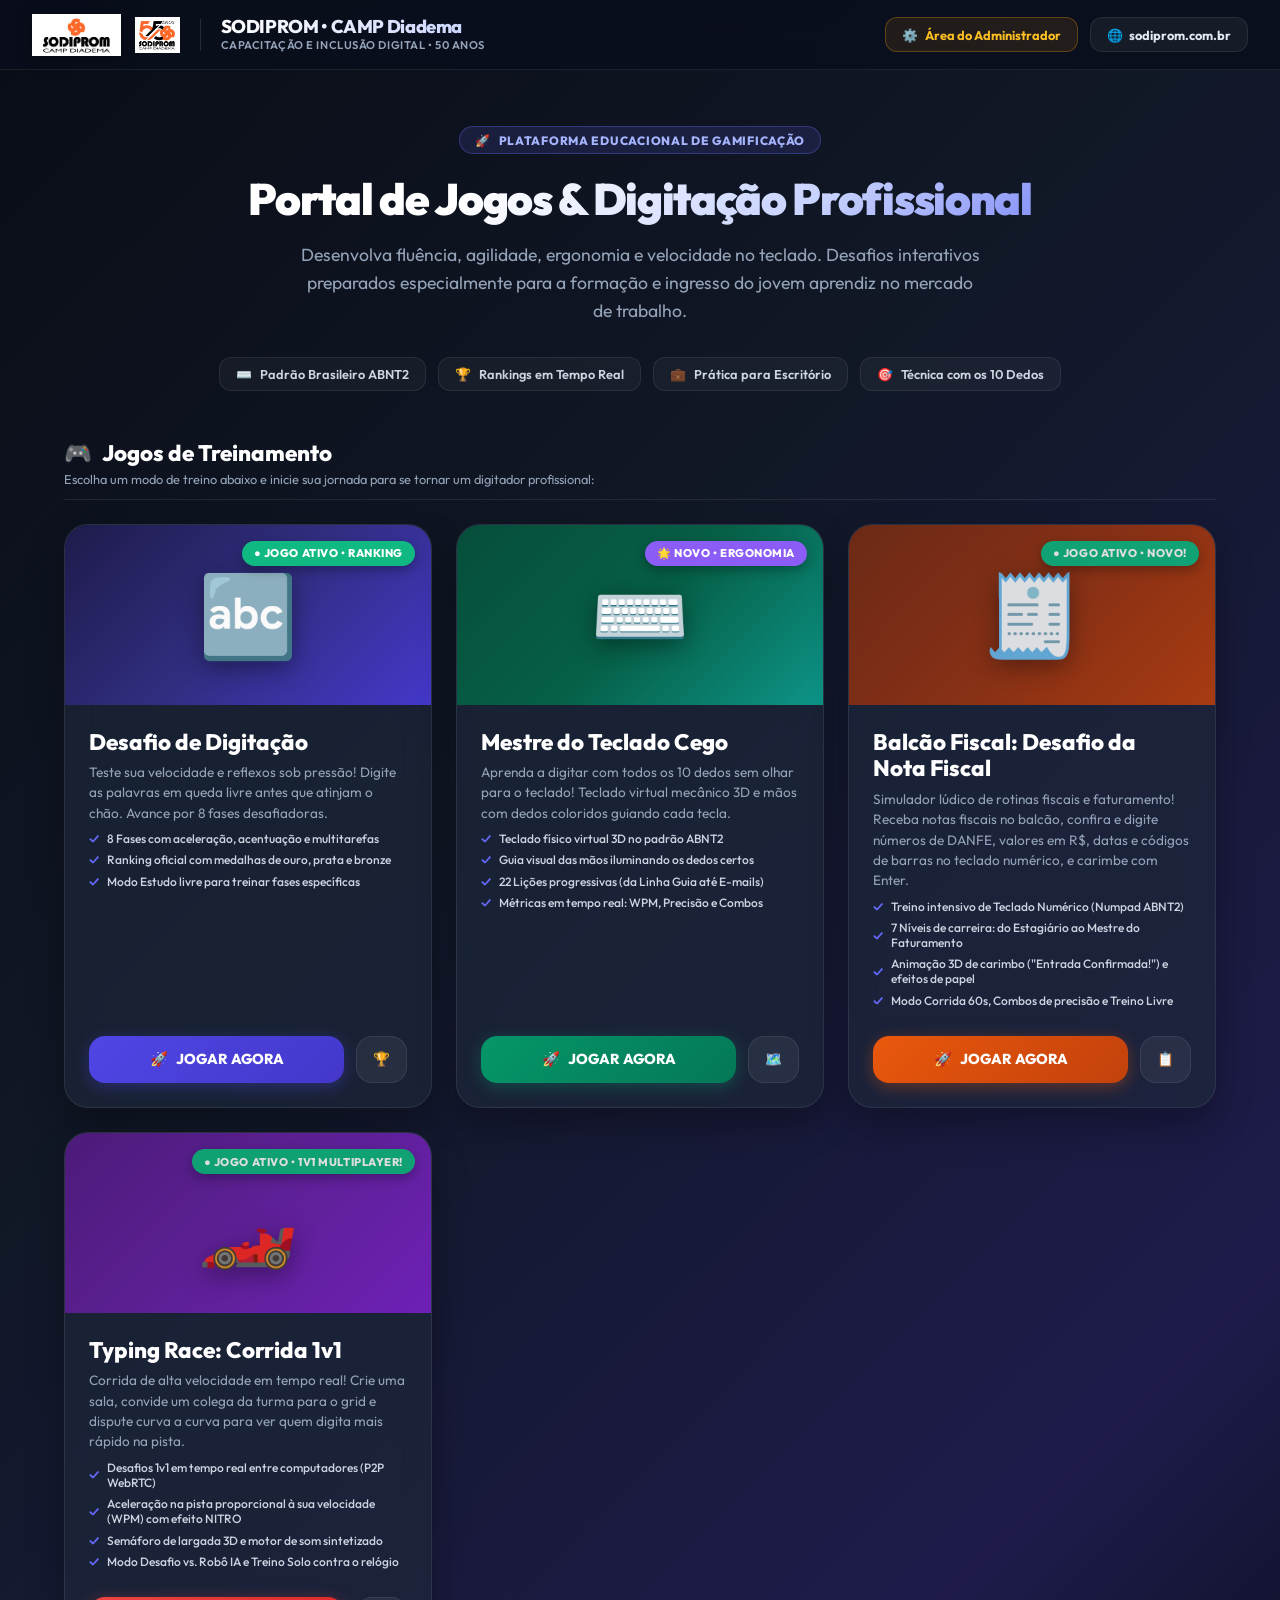
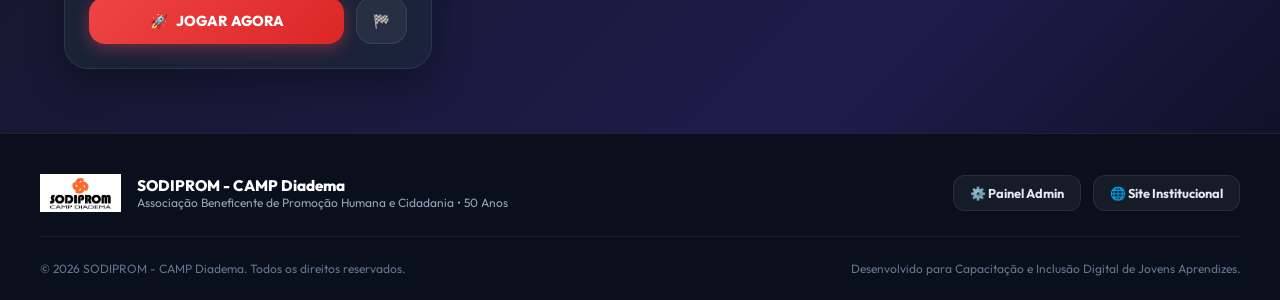
<file: index.html>
<!DOCTYPE html>
<html lang="pt-BR">
<head>
  <meta charset="UTF-8">
  <meta name="viewport" content="width=device-width, initial-scale=1.0">
  <title>Portal de Jogos Educacionais | SODIPROM - CAMP Diadema</title>
  <meta name="description" content="Plataforma de capacitação e jogos de digitação da SODIPROM - CAMP Diadema. Treinamento de velocidade, precisão, postura e ergonomia para jovens aprendizes.">
  
  <link rel="icon" type="image/png" href="logo-icon-sodiprom.png">
  
  <!-- Fontes Google Modernas -->
  <link rel="preconnect" href="https://fonts.googleapis.com">
  <link rel="preconnect" href="https://fonts.gstatic.com" crossorigin>
  <link href="https://fonts.googleapis.com/css2?family=Outfit:wght@300;400;500;600;700;800;900&family=JetBrains+Mono:wght@500;700;800&display=swap" rel="stylesheet">
  
  <style>
    :root {
      --primary-navy: #0a0f1d;
      --primary-dark: #0f172a;
      --card-bg: rgba(30, 41, 59, 0.65);
      --card-border: rgba(255, 255, 255, 0.08);
      --accent-indigo: #6366f1;
      --accent-indigo-dark: #4f46e5;
      --accent-orange: #ea580c;
      --accent-gold: #f59e0b;
      --accent-emerald: #10b981;
      --accent-purple: #8b5cf6;
      --text-main: #f8fafc;
      --text-muted: #94a3b8;
    }

    * {
      margin: 0;
      padding: 0;
      box-sizing: border-box;
    }

    body {
      font-family: 'Outfit', sans-serif;
      background: linear-gradient(135deg, #090d16 0%, #111827 40%, #1e1b4b 80%, #0a0f1d 100%);
      color: var(--text-main);
      min-height: 100vh;
      display: flex;
      flex-direction: column;
      overflow-x: hidden;
    }

    /* ==========================================================================
       BARRA DE NAVEGAÇÃO SUPERIOR
       ========================================================================== */
    .hub-header {
      background: rgba(10, 15, 29, 0.85);
      backdrop-filter: blur(20px);
      border-bottom: 1px solid var(--card-border);
      padding: 0.85rem 2rem;
      position: sticky;
      top: 0;
      z-index: 50;
      display: flex;
      align-items: center;
      justify-content: space-between;
    }

    .brand-group {
      display: flex;
      align-items: center;
      gap: 1.25rem;
    }

    .brand-logos {
      display: flex;
      align-items: center;
      gap: 0.85rem;
      text-decoration: none;
    }

    .logo-main {
      height: 42px;
      object-fit: contain;
      filter: drop-shadow(0 2px 8px rgba(0,0,0,0.4));
    }

    .logo-50anos {
      height: 36px;
      object-fit: contain;
    }

    .brand-sep {
      width: 1px;
      height: 32px;
      background: rgba(255, 255, 255, 0.12);
    }

    .brand-caption h1 {
      font-size: 1.15rem;
      font-weight: 800;
      letter-spacing: -0.02em;
      background: linear-gradient(90deg, #ffffff, #c7d2fe);
      -webkit-background-clip: text;
      -webkit-text-fill-color: transparent;
      line-height: 1.1;
    }

    .brand-caption p {
      font-size: 0.7rem;
      color: var(--text-muted);
      font-weight: 600;
      text-transform: uppercase;
      letter-spacing: 0.05em;
    }

    .header-links {
      display: flex;
      align-items: center;
      gap: 0.75rem;
    }

    .header-btn {
      padding: 0.55rem 1rem;
      border-radius: 0.75rem;
      font-size: 0.8rem;
      font-weight: 700;
      text-decoration: none;
      display: inline-flex;
      align-items: center;
      gap: 0.4rem;
      transition: all 0.2s ease;
      border: 1px solid var(--card-border);
      background: rgba(255, 255, 255, 0.05);
      color: #e2e8f0;
    }

    .header-btn:hover {
      background: rgba(255, 255, 255, 0.12);
      transform: translateY(-1px);
    }

    .header-btn--admin {
      background: rgba(245, 158, 11, 0.1);
      border-color: rgba(245, 158, 11, 0.3);
      color: #fbbf24;
    }

    .header-btn--admin:hover {
      background: rgba(245, 158, 11, 0.2);
    }

    /* ==========================================================================
       HERO PRINCIPAL
       ========================================================================== */
    .hero-section {
      text-align: center;
      padding: 3.5rem 1.5rem 2rem;
      max-width: 900px;
      margin: 0 auto;
      position: relative;
    }

    .hero-badge {
      display: inline-flex;
      align-items: center;
      gap: 0.5rem;
      padding: 0.35rem 0.9rem;
      border-radius: 999px;
      background: rgba(99, 102, 241, 0.15);
      border: 1px solid rgba(99, 102, 241, 0.35);
      color: #a5b4fc;
      font-size: 0.75rem;
      font-weight: 800;
      text-transform: uppercase;
      letter-spacing: 0.06em;
      margin-bottom: 1.25rem;
    }

    .hero-title {
      font-size: 2.75rem;
      font-weight: 900;
      line-height: 1.15;
      letter-spacing: -0.03em;
      margin-bottom: 1rem;
      background: linear-gradient(135deg, #ffffff 30%, #c7d2fe 70%, #818cf8 100%);
      -webkit-background-clip: text;
      -webkit-text-fill-color: transparent;
    }

    .hero-subtitle {
      font-size: 1.1rem;
      color: var(--text-muted);
      line-height: 1.6;
      max-width: 680px;
      margin: 0 auto 2rem;
      font-weight: 400;
    }

    .hero-pill-stats {
      display: flex;
      flex-wrap: wrap;
      justify-content: center;
      gap: 0.75rem;
    }

    .pill-stat {
      background: rgba(255, 255, 255, 0.04);
      border: 1px solid var(--card-border);
      border-radius: 0.75rem;
      padding: 0.5rem 1rem;
      font-size: 0.8rem;
      font-weight: 600;
      color: #cbd5e1;
      display: flex;
      align-items: center;
      gap: 0.5rem;
    }

    /* ==========================================================================
       VITRINE DE JOGOS (GRID)
       ========================================================================== */
    .games-section {
      max-width: 1200px;
      margin: 0 auto;
      padding: 1rem 1.5rem 4rem;
      width: 100%;
    }

    .section-header-wrap {
      display: flex;
      justify-content: space-between;
      align-items: flex-end;
      margin-bottom: 1.5rem;
      border-bottom: 1px solid var(--card-border);
      padding-bottom: 0.75rem;
    }

    .section-title {
      font-size: 1.4rem;
      font-weight: 800;
      color: #ffffff;
      display: flex;
      align-items: center;
      gap: 0.6rem;
    }

    .section-subtitle {
      font-size: 0.8rem;
      color: var(--text-muted);
      margin-top: 0.2rem;
    }

    .games-grid {
      display: grid;
      grid-template-columns: repeat(auto-fit, minmax(340px, 1fr));
      gap: 1.5rem;
    }

    /* CARD DE JOGO */
    .game-card {
      background: var(--card-bg);
      backdrop-filter: blur(16px);
      border: 1px solid var(--card-border);
      border-radius: 1.5rem;
      overflow: hidden;
      display: flex;
      flex-direction: column;
      position: relative;
      transition: all 0.3s cubic-bezier(0.16, 1, 0.3, 1);
      box-shadow: 0 16px 36px rgba(0, 0, 0, 0.3);
    }

    .game-card:hover {
      transform: translateY(-6px);
      border-color: rgba(99, 102, 241, 0.4);
      box-shadow: 0 24px 48px rgba(0, 0, 0, 0.45), 0 0 24px rgba(99, 102, 241, 0.2);
    }

    .game-banner {
      height: 180px;
      position: relative;
      overflow: hidden;
      display: flex;
      align-items: center;
      justify-content: center;
      padding: 1.5rem;
    }

    .game-banner--digita {
      background: linear-gradient(135deg, #1e1b4b 0%, #312e81 50%, #4338ca 100%);
    }

    .game-banner--teclado {
      background: linear-gradient(135deg, #064e3b 0%, #065f46 50%, #0d9488 100%);
    }

    .game-banner--office {
      background: linear-gradient(135deg, #7c2d12 0%, #9a3412 50%, #c2410c 100%);
      opacity: 0.85;
    }

    .game-banner--race {
      background: linear-gradient(135deg, #581c87 0%, #6b21a8 50%, #7e22ce 100%);
      opacity: 0.85;
    }

    .game-icon-large {
      font-size: 5rem;
      filter: drop-shadow(0 6px 12px rgba(0,0,0,0.4));
      transition: transform 0.3s ease;
    }

    .game-card:hover .game-icon-large {
      transform: scale(1.1) rotate(2deg);
    }

    .game-status-badge {
      position: absolute;
      top: 1rem;
      right: 1rem;
      padding: 0.35rem 0.75rem;
      border-radius: 999px;
      font-size: 0.7rem;
      font-weight: 800;
      text-transform: uppercase;
      letter-spacing: 0.05em;
      box-shadow: 0 4px 12px rgba(0,0,0,0.3);
    }

    .status-live {
      background: #10b981;
      color: #ffffff;
    }

    .status-new {
      background: #8b5cf6;
      color: #ffffff;
      animation: pulseBadge 1.5s infinite alternate;
    }

    @keyframes pulseBadge {
      0% { transform: scale(1); }
      100% { transform: scale(1.05); }
    }

    .status-soon {
      background: rgba(255, 255, 255, 0.15);
      backdrop-filter: blur(8px);
      color: #cbd5e1;
      border: 1px solid rgba(255, 255, 255, 0.2);
    }

    .game-body {
      padding: 1.5rem;
      display: flex;
      flex-direction: column;
      flex: 1;
      justify-content: space-between;
      gap: 1.25rem;
    }

    .game-title {
      font-size: 1.4rem;
      font-weight: 800;
      color: #ffffff;
      margin-bottom: 0.4rem;
      line-height: 1.2;
    }

    .game-desc {
      font-size: 0.85rem;
      color: var(--text-muted);
      line-height: 1.5;
    }

    .game-features {
      list-style: none;
      display: flex;
      flex-direction: column;
      gap: 0.4rem;
      margin-top: 0.5rem;
    }

    .game-features li {
      font-size: 0.75rem;
      color: #cbd5e1;
      display: flex;
      align-items: center;
      gap: 0.5rem;
      font-weight: 500;
    }

    .game-features li span {
      color: var(--accent-indigo);
      font-weight: 800;
    }

    .game-actions {
      display: flex;
      gap: 0.75rem;
      margin-top: 0.5rem;
    }

    .btn-play {
      flex: 1;
      padding: 0.85rem 1.25rem;
      border-radius: 1rem;
      font-size: 0.9rem;
      font-weight: 800;
      text-decoration: none;
      text-align: center;
      display: inline-flex;
      align-items: center;
      justify-content: center;
      gap: 0.5rem;
      background: linear-gradient(135deg, #4f46e5, #4338ca);
      color: #ffffff;
      box-shadow: 0 4px 16px rgba(79, 70, 229, 0.35);
      transition: all 0.2s ease;
    }

    .btn-play:hover {
      background: linear-gradient(135deg, #6366f1, #4f46e5);
      transform: translateY(-2px);
      box-shadow: 0 8px 24px rgba(79, 70, 229, 0.5);
    }

    .btn-play--green {
      background: linear-gradient(135deg, #059669, #047857);
      box-shadow: 0 4px 16px rgba(5, 150, 105, 0.35);
    }

    .btn-play--green:hover {
      background: linear-gradient(135deg, #10b981, #059669);
      box-shadow: 0 8px 24px rgba(16, 185, 129, 0.5);
    }

    .btn-play--orange {
      background: linear-gradient(135deg, #ea580c, #c2410c);
      box-shadow: 0 4px 16px rgba(234, 88, 12, 0.35);
    }

    .btn-play--orange:hover {
      background: linear-gradient(135deg, #f97316, #ea580c);
      box-shadow: 0 8px 24px rgba(234, 88, 12, 0.5);
    }

    .btn-secondary {
      padding: 0.85rem 1rem;
      border-radius: 1rem;
      font-size: 0.85rem;
      font-weight: 700;
      text-decoration: none;
      background: rgba(255, 255, 255, 0.06);
      border: 1px solid var(--card-border);
      color: #e2e8f0;
      transition: all 0.2s ease;
      display: inline-flex;
      align-items: center;
      justify-content: center;
    }

    .btn-secondary:hover {
      background: rgba(255, 255, 255, 0.12);
      transform: translateY(-1px);
    }

    .btn-disabled {
      flex: 1;
      padding: 0.85rem;
      border-radius: 1rem;
      font-size: 0.85rem;
      font-weight: 700;
      text-align: center;
      background: rgba(255, 255, 255, 0.04);
      border: 1px dashed rgba(255, 255, 255, 0.15);
      color: #64748b;
      cursor: not-allowed;
      display: inline-flex;
      align-items: center;
      justify-content: center;
      gap: 0.4rem;
    }

    /* ==========================================================================
       RODAPÉ OFICIAL
       ========================================================================== */
    .hub-footer {
      background: var(--primary-navy);
      border-top: 1px solid var(--card-border);
      padding: 2.5rem 2rem 1.5rem;
      margin-top: auto;
    }

    .footer-content {
      max-width: 1200px;
      margin: 0 auto;
      display: flex;
      flex-direction: column;
      gap: 1.5rem;
    }

    .footer-top {
      display: flex;
      flex-wrap: wrap;
      justify-content: space-between;
      align-items: center;
      gap: 1.5rem;
      border-bottom: 1px solid rgba(255, 255, 255, 0.06);
      padding-bottom: 1.5rem;
    }

    .footer-brand {
      display: flex;
      align-items: center;
      gap: 1rem;
    }

    .footer-brand img {
      height: 38px;
    }

    .footer-brand-text h4 {
      font-size: 0.95rem;
      font-weight: 800;
      color: #ffffff;
    }

    .footer-brand-text p {
      font-size: 0.75rem;
      color: var(--text-muted);
    }

    .footer-bottom {
      display: flex;
      flex-wrap: wrap;
      justify-content: space-between;
      align-items: center;
      gap: 1rem;
      font-size: 0.75rem;
      color: #64748b;
    }

    .footer-bottom a {
      color: #818cf8;
      text-decoration: none;
      font-weight: 600;
    }

    .footer-bottom a:hover {
      text-decoration: underline;
    }

    /* RESPONSIVIDADE */
    @media (max-width: 768px) {
      .hero-title {
        font-size: 2rem;
      }
      .hub-header {
        padding: 0.75rem 1rem;
      }
      .brand-caption {
        display: none;
      }
    }
  </style>
</head>
<body>

  <!-- ==================================================== -->
  <!-- TOPO INSTITUCIONAL SODIPROM                          -->
  <!-- ==================================================== -->
  <header class="hub-header">
    <div class="brand-group">
      <a href="https://sodiprom.com.br" target="_blank" rel="noopener noreferrer" class="brand-logos" title="Ir para o site oficial da SODIPROM">
        <img src="sodiprom-logo.png" alt="SODIPROM" class="logo-main">
        <img src="sodiprom-logo50anos.png" alt="SODIPROM 50 Anos" class="logo-50anos">
      </a>
      <div class="brand-sep"></div>
      <div class="brand-caption">
        <h1>SODIPROM • CAMP Diadema</h1>
        <p>Capacitação e Inclusão Digital • 50 Anos</p>
      </div>
    </div>

    <div class="header-links">
      <a href="digita/admin.php" target="_blank" class="header-btn header-btn--admin" title="Gerenciamento do Ranking e Relatórios">
        <span>⚙️</span> <span>Área do Administrador</span>
      </a>
      <a href="https://sodiprom.com.br" target="_blank" rel="noopener noreferrer" class="header-btn" title="Site Oficial">
        <span>🌐</span> <span>sodiprom.com.br</span>
      </a>
    </div>
  </header>

  <!-- ==================================================== -->
  <!-- HERO BANNER DO PORTAL                                -->
  <!-- ==================================================== -->
  <section class="hero-section">
    <div class="hero-badge">
      <span>🚀</span> <span>Plataforma Educacional de Gamificação</span>
    </div>
    
    <h1 class="hero-title">
      Portal de Jogos & Digitação Profissional
    </h1>
    
    <p class="hero-subtitle">
      Desenvolva fluência, agilidade, ergonomia e velocidade no teclado. Desafios interativos preparados especialmente para a formação e ingresso do jovem aprendiz no mercado de trabalho.
    </p>

    <div class="hero-pill-stats">
      <div class="pill-stat">
        <span>⌨️</span> <span>Padrão Brasileiro ABNT2</span>
      </div>
      <div class="pill-stat">
        <span>🏆</span> <span>Rankings em Tempo Real</span>
      </div>
      <div class="pill-stat">
        <span>💼</span> <span>Prática para Escritório</span>
      </div>
      <div class="pill-stat">
        <span>🎯</span> <span>Técnica com os 10 Dedos</span>
      </div>
    </div>
  </section>

  <!-- ==================================================== -->
  <!-- VITRINE DE JOGOS DISPONÍVEIS                         -->
  <!-- ==================================================== -->
  <main class="games-section">
    
    <div class="section-header-wrap">
      <div>
        <h2 class="section-title">
          <span>🎮</span> <span>Jogos de Treinamento</span>
        </h2>
        <p class="section-subtitle">
          Escolha um modo de treino abaixo e inicie sua jornada para se tornar um digitador profissional:
        </p>
      </div>
    </div>

    <div class="games-grid">

      <!-- ============================================== -->
      <!-- JOGO 1: DESAFIO DE DIGITAÇÃO (QUEDA LIVRE)     -->
      <!-- ============================================== -->
      <article class="game-card">
        <div class="game-banner game-banner--digita">
          <div class="game-icon-large">🔤</div>
          <span class="game-status-badge status-live">● Jogo Ativo • Ranking</span>
        </div>

        <div class="game-body">
          <div>
            <h3 class="game-title">Desafio de Digitação</h3>
            <p class="game-desc">
              Teste sua velocidade e reflexos sob pressão! Digite as palavras em queda livre antes que atinjam o chão. Avance por 8 fases desafiadoras.
            </p>

            <ul class="game-features">
              <li><span>✓</span> 8 Fases com aceleração, acentuação e multitarefas</li>
              <li><span>✓</span> Ranking oficial com medalhas de ouro, prata e bronze</li>
              <li><span>✓</span> Modo Estudo livre para treinar fases específicas</li>
            </ul>
          </div>

          <div class="game-actions">
            <a href="digita/index.html" class="btn-play">
              <span>🚀</span> <span>JOGAR AGORA</span>
            </a>
            <a href="digita/ranking_completo_final.php" class="btn-secondary" title="Acessar ranking oficial">
              <span>🏆</span>
            </a>
          </div>
        </div>
      </article>

      <!-- ============================================== -->
      <!-- JOGO 2: MESTRE DO TECLADO CEGO (ABNT2)         -->
      <!-- ============================================== -->
      <article class="game-card">
        <div class="game-banner game-banner--teclado">
          <div class="game-icon-large">⌨️</div>
          <span class="game-status-badge status-new">🌟 Novo • Ergonomia</span>
        </div>

        <div class="game-body">
          <div>
            <h3 class="game-title">Mestre do Teclado Cego</h3>
            <p class="game-desc">
              Aprenda a digitar com todos os 10 dedos sem olhar para o teclado! Teclado virtual mecânico 3D e mãos com dedos coloridos guiando cada tecla.
            </p>

            <ul class="game-features">
              <li><span>✓</span> Teclado físico virtual 3D no padrão ABNT2</li>
              <li><span>✓</span> Guia visual das mãos iluminando os dedos certos</li>
              <li><span>✓</span> 22 Lições progressivas (da Linha Guia até E-mails)</li>
              <li><span>✓</span> Métricas em tempo real: WPM, Precisão e Combos</li>
            </ul>
          </div>

          <div class="game-actions">
            <a href="teclado-cego/index.html" class="btn-play btn-play--green">
              <span>🚀</span> <span>JOGAR AGORA</span>
            </a>
            <a href="teclado-cego/index.html" class="btn-secondary" title="Ver trilha de lições">
              <span>🗺️</span>
            </a>
          </div>
        </div>
      </article>

      <!-- ============================================== -->
      <!-- JOGO 3: BALCÃO FISCAL (DESAFIO DA NOTA FISCAL) -->
      <!-- ============================================== -->
      <article class="game-card">
        <div class="game-banner game-banner--office">
          <div class="game-icon-large">🧾</div>
          <span class="game-status-badge status-live">● Jogo Ativo • Novo!</span>
        </div>

        <div class="game-body">
          <div>
            <h3 class="game-title">Balcão Fiscal: Desafio da Nota Fiscal</h3>
            <p class="game-desc">
              Simulador lúdico de rotinas fiscais e faturamento! Receba notas fiscais no balcão, confira e digite números de DANFE, valores em R$, datas e códigos de barras no teclado numérico, e carimbe com Enter.
            </p>

            <ul class="game-features">
              <li><span>✓</span> Treino intensivo de Teclado Numérico (Numpad ABNT2)</li>
              <li><span>✓</span> 7 Níveis de carreira: do Estagiário ao Mestre do Faturamento</li>
              <li><span>✓</span> Animação 3D de carimbo ("Entrada Confirmada!") e efeitos de papel</li>
              <li><span>✓</span> Modo Corrida 60s, Combos de precisão e Treino Livre</li>
            </ul>
          </div>

          <div class="game-actions">
            <a href="balcao-fiscal/index.html" class="btn-play btn-play--orange">
              <span>🚀</span> <span>JOGAR AGORA</span>
            </a>
            <a href="balcao-fiscal/index.html" class="btn-secondary" title="Acessar Balcão Fiscal">
              <span>📋</span>
            </a>
          </div>
        </div>
      </article>

      <!-- ============================================== -->
      <!-- JOGO 4: TYPING RACE (CORRIDA DE DIGITAÇÃO)     -->
      <!-- ============================================== -->
      <article class="game-card">
        <div class="game-banner game-banner--race">
          <div class="game-icon-large">🏎️</div>
          <span class="game-status-badge status-live">● Jogo Ativo • 1v1 Multiplayer!</span>
        </div>

        <div class="game-body">
          <div>
            <h3 class="game-title">Typing Race: Corrida 1v1</h3>
            <p class="game-desc">
              Corrida de alta velocidade em tempo real! Crie uma sala, convide um colega da turma para o grid e dispute curva a curva para ver quem digita mais rápido na pista.
            </p>

            <ul class="game-features">
              <li><span>✓</span> Desafios 1v1 em tempo real entre computadores (P2P WebRTC)</li>
              <li><span>✓</span> Aceleração na pista proporcional à sua velocidade (WPM) com efeito NITRO</li>
              <li><span>✓</span> Semáforo de largada 3D e motor de som sintetizado</li>
              <li><span>✓</span> Modo Desafio vs. Robô IA e Treino Solo contra o relógio</li>
            </ul>
          </div>

          <div class="game-actions">
            <a href="typing-race/index.html" class="btn-play" style="background: linear-gradient(135deg, #ef4444, #dc2626); box-shadow: 0 4px 16px rgba(239, 68, 68, 0.4);">
              <span>🚀</span> <span>JOGAR AGORA</span>
            </a>
            <a href="typing-race/index.html" class="btn-secondary" title="Acessar Typing Race">
              <span>🏁</span>
            </a>
          </div>
        </div>
      </article>

    </div>

  </main>

  <!-- ==================================================== -->
  <!-- RODAPÉ INSTITUCIONAL                                 -->
  <!-- ==================================================== -->
  <footer class="hub-footer">
    <div class="footer-content">
      <div class="footer-top">
        <div class="footer-brand">
          <img src="sodiprom-logo.png" alt="SODIPROM">
          <div class="footer-brand-text">
            <h4>SODIPROM - CAMP Diadema</h4>
            <p>Associação Beneficente de Promoção Humana e Cidadania • 50 Anos</p>
          </div>
        </div>

        <div style="display: flex; gap: 0.75rem;">
          <a href="digita/admin.php" class="header-btn" title="Painel de Controle">
            <span>⚙️ Painel Admin</span>
          </a>
          <a href="https://sodiprom.com.br" target="_blank" rel="noopener noreferrer" class="header-btn">
            <span>🌐 Site Institucional</span>
          </a>
        </div>
      </div>

      <div class="footer-bottom">
        <div>
          <span>© 2026 SODIPROM - CAMP Diadema. Todos os direitos reservados.</span>
        </div>
        <div>
          <span>Desenvolvido para Capacitação e Inclusão Digital de Jovens Aprendizes.</span>
        </div>
      </div>
    </div>
  </footer>

</body>
</html>
</file>
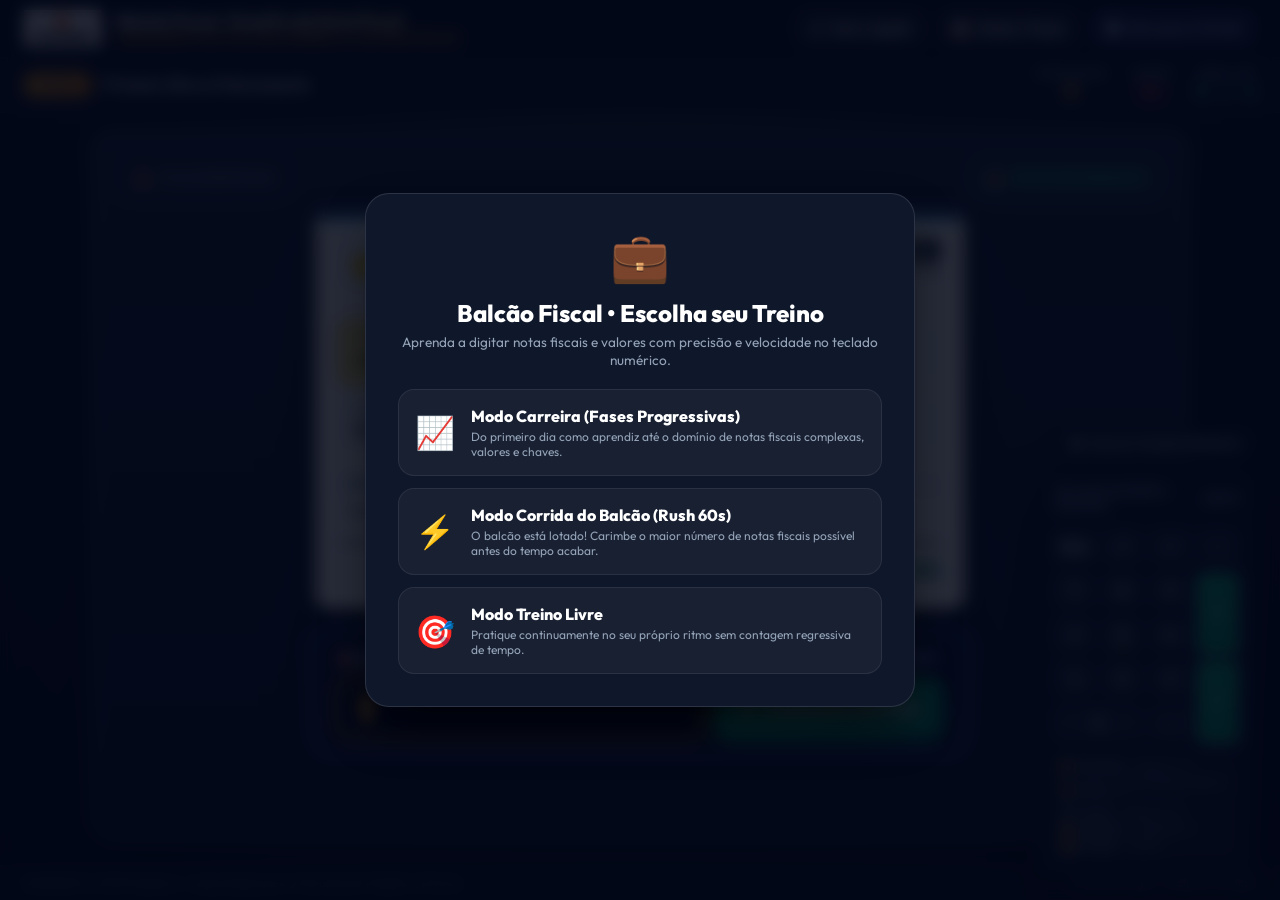
<file: balcao-fiscal/index.html>
<!DOCTYPE html>
<html lang="pt-BR">
<head>
  <meta charset="UTF-8">
  <meta name="viewport" content="width=device-width, initial-scale=1.0">
  <title>Balcão Fiscal: Desafio da Nota Fiscal | SODIPROM - CAMP Diadema</title>
  <meta name="description" content="Jogo educativo de digitação e entrada de notas fiscais focado no teclado numérico e rotinas fiscais. Desenvolvido para jovens aprendizes da SODIPROM.">

  <link rel="icon" type="image/png" href="../logo-icon-sodiprom.png">

  <!-- Fontes Google -->
  <link rel="preconnect" href="https://fonts.googleapis.com">
  <link rel="preconnect" href="https://fonts.gstatic.com" crossorigin>
  <link href="https://fonts.googleapis.com/css2?family=Outfit:wght@300;400;500;600;700;800;900&family=JetBrains+Mono:wght@500;700;800&display=swap" rel="stylesheet">

  <link rel="stylesheet" href="css/style.css">
</head>
<body>

  <!-- ==================================================== -->
  <!-- BARRA SUPERIOR INSTITUCIONAL                         -->
  <!-- ==================================================== -->
  <header class="fiscal-header">
    <div class="brand-section">
      <a href="../index.html" class="brand-link" title="Voltar ao Portal de Jogos">
        <img src="../sodiprom-logo.png" alt="SODIPROM" class="brand-logo">
      </a>
      <div class="brand-title-wrap">
        <h1>Balcão Fiscal • Desafio da Nota Fiscal</h1>
        <p>Treinamento de Teclado Numérico & Rotinas Fiscais</p>
      </div>
    </div>

    <div class="header-controls">
      <button id="btnSoundToggle" class="btn-icon" title="Alternar som">
        <span>🔊</span> <span>Som: Ligado</span>
      </button>
      <button class="btn-icon" onclick="window.game.openModeSelect()" title="Escolher Modo ou Fase">
        <span>📋</span> <span>Modos / Fases</span>
      </button>
      <a href="../index.html" class="btn-icon btn-icon--back" title="Voltar ao Portal">
        <span>⬅️</span> <span>Sair para o Portal</span>
      </a>
    </div>
  </header>

  <!-- ==================================================== -->
  <!-- HUD: METRICAS E STATUS                               -->
  <!-- ==================================================== -->
  <div class="hud-bar">
    <div class="level-info-badge">
      <span id="levelBadge" class="badge-tag">Nível 1</span>
      <span id="levelTitle" class="level-name">Primeiro Dia no Faturamento</span>
    </div>

    <div class="hud-metrics">
      <div class="metric-item">
        <span class="metric-label">Pontuação</span>
        <span id="metricScore" class="metric-val metric-val--score">0</span>
      </div>

      <div class="metric-item">
        <span class="metric-label">Combo</span>
        <span id="metricCombo" class="metric-val metric-val--combo">1x</span>
      </div>

      <div class="metric-item">
        <span class="metric-label">Meta / NF</span>
        <span id="metricGoal" class="metric-val metric-val--goal">0 / 6</span>
      </div>

      <div class="metric-item" style="display: none;">
        <span class="metric-label">Tempo</span>
        <span id="metricTimer" class="metric-val" style="color: #38bdf8;">01:00</span>
      </div>
    </div>
  </div>

  <!-- ==================================================== -->
  <!-- O CENÁRIO: O BALCÃO DE ESCRITÓRIO                    -->
  <!-- ==================================================== -->
  <main class="game-stage">
    <div class="desk-light-glow"></div>

    <div class="desk-counter">
      <!-- Acessórios de mesa -->
      <div class="desk-accessory desk-inbox">
        <span>📥</span> <span>PILHA DE ENTRADA</span>
      </div>
      <div class="desk-accessory desk-outbox">
        <span>📤</span> <span>NOTAS PROCESSADAS</span>
      </div>

      <!-- Centro do balcão: A Nota Fiscal -->
      <div class="counter-center-zone">
        <div class="invoice-wrapper">
          
          <div id="invoicePaper" class="invoice-paper slide-in">
            <!-- Cabeçalho da Nota -->
            <div class="invoice-header">
              <div class="invoice-emitter">
                <div id="emitterEmoji" class="emitter-logo">⭐</div>
                <div class="emitter-info">
                  <h3 id="emitterName">Supermercado Estrela de Diadema Ltda</h3>
                  <p id="emitterCnpj">CNPJ: 44.921.840/0001-92 • Diadema - SP</p>
                </div>
              </div>

              <div class="invoice-danfe-badge">
                <span class="danfe-tag">DANFE</span>
                <p id="danfeSerie" class="danfe-serie">Série: 001</p>
              </div>
            </div>

            <!-- Grid de Campos da Nota -->
            <div class="invoice-grid">
              <div id="boxInvoiceNumber" class="invoice-field-box target-highlight">
                <span class="field-label">Nº DA NOTA FISCAL:</span>
                <span id="dispInvoiceNumber" class="field-value">004.819</span>
              </div>

              <div id="boxEmissionDate" class="invoice-field-box">
                <span class="field-label">DATA DE EMISSÃO:</span>
                <span id="dispEmissionDate" class="field-value">14/10/2026</span>
              </div>

              <div id="boxBarcode" class="invoice-field-box">
                <span class="field-label">LOTE / CÓD. FISCAL:</span>
                <span id="dispBarcode" class="field-value">7891234</span>
              </div>

              <div id="boxTotalValue" class="invoice-field-box">
                <span class="field-label">VALOR TOTAL DA NOTA:</span>
                <span id="dispTotalValue" class="field-value">R$ 1.250,00</span>
              </div>
            </div>

            <!-- Tabela de Produtos -->
            <table class="invoice-items-table">
              <thead>
                <tr>
                  <th>Descrição dos Produtos / Serviços</th>
                  <th>Qtd</th>
                  <th>Vl. Unit.</th>
                  <th>Total</th>
                </tr>
              </thead>
              <tbody id="invoiceItemsTbody">
                <tr>
                  <td>Resma Papel Sulfite A4 75g</td>
                  <td class="mono-td">5</td>
                  <td class="mono-td">R$ 28,00</td>
                  <td class="mono-td">R$ 140,00</td>
                </tr>
              </tbody>
            </table>

            <!-- Linha de Totalizador da Nota -->
            <div class="invoice-total-row">
              <span class="total-title">Total da Nota:</span>
              <span id="dispTotalFooter" class="total-value-display">CONFERIDO</span>
            </div>

            <!-- Carimbo Oficial Animado -->
            <div id="stampOverlay" class="stamp-overlay">
              <span>ENTRADA CONFIRMADA</span>
              <span class="stamp-sub">SODIPROM • PROCESSADA</span>
            </div>
          </div>

        </div>

        <!-- Console Interativo de Entrada -->
        <div class="typing-console">
          <div id="consolePrompt" class="console-prompt-text">
            <span>🎯 NÚMERO DA NOTA FISCAL:</span>
            <span class="console-instruction-pill">💡 Digite o número e pressione [ENTER]</span>
          </div>

          <div class="console-input-row">
            <div id="consoleBufferDisplay" class="console-display-input focus-border">
              <span class="typing-cursor"></span>
            </div>

            <button id="btnEnterStamp" class="btn-enter-stamp" title="Carimbar e concluir entrada">
              <span>🖃</span> <span>CARIMBAR [ENTER]</span>
            </button>
          </div>
        </div>

      </div>
    </div>
  </main>

  <!-- ==================================================== -->
  <!-- GUIA VIRTUAL DO TECLADO NUMÉRICO (NUMPAD 3D)         -->
  <!-- ==================================================== -->
  <aside class="numpad-drawer">
    <button id="btnToggleNumpad" class="btn-toggle-numpad" title="Mostrar ou ocultar teclado numérico">
      <span>⌨️</span> <span>Guia do Teclado Numérico</span>
    </button>

    <div id="numpadPanel" class="numpad-panel">
      <div class="numpad-header">
        <span>Teclado Numérico (Numpad)</span>
        <span>ABNT2</span>
      </div>

      <div class="numpad-grid">
        <div class="np-key" data-key="NumLock">Num</div>
        <div class="np-key" data-key="/">/</div>
        <div class="np-key" data-key="*">*</div>
        <div class="np-key" data-key="-">-</div>

        <div class="np-key" data-key="7">7</div>
        <div class="np-key" data-key="8">8</div>
        <div class="np-key" data-key="9">9</div>
        <div class="np-key tall-key" data-key="+">+</div>

        <div class="np-key" data-key="4">4</div>
        <div class="np-key notch-5" data-key="5">5</div>
        <div class="np-key" data-key="6">6</div>

        <div class="np-key" data-key="1">1</div>
        <div class="np-key" data-key="2">2</div>
        <div class="np-key" data-key="3">3</div>
        <div class="np-key tall-key" data-key="Enter">⏎</div>

        <div class="np-key wide-key" data-key="0">0</div>
        <div class="np-key" data-key=",">,</div>
      </div>

      <div class="finger-guide-tips">
        <span>👉 <strong>Indicador</strong>: Tecla 4 / 7 / 1</span>
        <span>🖕 <strong>Médio</strong>: Tecla 5 (Relevo tátil) / 8 / 2</span>
        <span>💍 <strong>Anelar</strong>: Tecla 6 / 9 / 3</span>
        <span>🤙 <strong>Mindinho</strong>: Tecla Enter / +</span>
        <span>👍 <strong>Polegar</strong>: Tecla 0</span>
      </div>
    </div>
  </aside>

  <!-- ==================================================== -->
  <!-- MODAL: SELEÇÃO DE MODO E FASES                       -->
  <!-- ==================================================== -->
  <div id="modalModeSelect" class="fiscal-modal-backdrop modal-open">
    <div class="fiscal-modal-card">
      <div class="modal-badge-icon">💼</div>
      <div class="modal-header">
        <h2>Balcão Fiscal • Escolha seu Treino</h2>
        <p>Aprenda a digitar notas fiscais e valores com precisão e velocidade no teclado numérico.</p>
      </div>

      <div class="modes-list">
        <button class="mode-option-btn" onclick="window.game.startMode('career', 0)">
          <span class="mode-opt-icon">📈</span>
          <div class="mode-opt-info">
            <h4>Modo Carreira (Fases Progressivas)</h4>
            <p>Do primeiro dia como aprendiz até o domínio de notas fiscais complexas, valores e chaves.</p>
          </div>
        </button>

        <button class="mode-option-btn" onclick="window.game.startMode('rush')">
          <span class="mode-opt-icon">⚡</span>
          <div class="mode-opt-info">
            <h4>Modo Corrida do Balcão (Rush 60s)</h4>
            <p>O balcão está lotado! Carimbe o maior número de notas fiscais possível antes do tempo acabar.</p>
          </div>
        </button>

        <button class="mode-option-btn" onclick="window.game.startMode('free')">
          <span class="mode-opt-icon">🎯</span>
          <div class="mode-opt-info">
            <h4>Modo Treino Livre</h4>
            <p>Pratique continuamente no seu próprio ritmo sem contagem regressiva de tempo.</p>
          </div>
        </button>
      </div>
    </div>
  </div>

  <!-- ==================================================== -->
  <!-- MODAL: VITÓRIA DE FASE                               -->
  <!-- ==================================================== -->
  <div id="modalVictory" class="fiscal-modal-backdrop">
    <div class="fiscal-modal-card">
      <div class="modal-badge-icon">🎉</div>
      <div class="modal-header">
        <h2 id="vicLevelTitle">Nível Concluído com Sucesso!</h2>
        <p id="vicBadge" style="color: #fbbf24; font-weight: 800;">Distintivo de Conquista</p>
      </div>

      <div class="results-stats-grid">
        <div class="result-stat-box">
          <span class="lbl">Pontos</span>
          <span id="vicScore" class="val">1.200</span>
        </div>
        <div class="result-stat-box">
          <span class="lbl">Notas Carimbadas</span>
          <span id="vicInvoices" class="val">8</span>
        </div>
        <div class="result-stat-box">
          <span class="lbl">Precisão</span>
          <span id="vicAccuracy" class="val">98%</span>
        </div>
        <div class="result-stat-box">
          <span class="lbl">Ritmo</span>
          <span id="vicNpm" class="val">18 NF/min</span>
        </div>
      </div>

      <div class="modal-actions">
        <button id="btnNextLevel" class="btn-primary-action">
          <span>🚀</span> <span>PRÓXIMA FASE</span>
        </button>
        <button class="btn-icon" onclick="window.game.openModeSelect()">
          <span>📋</span> <span>Menu de Fases</span>
        </button>
      </div>
    </div>
  </div>

  <!-- ==================================================== -->
  <!-- MODAL: FIM DE TEMPO (CORRIDA RUSH)                   -->
  <!-- ==================================================== -->
  <div id="modalGameOver" class="fiscal-modal-backdrop">
    <div class="fiscal-modal-card">
      <div class="modal-badge-icon">⏱️</div>
      <div class="modal-header">
        <h2>Expediente Encerrado!</h2>
        <p>Você completou o Desafio da Corrida de 60 segundos.</p>
      </div>

      <div class="results-stats-grid">
        <div class="result-stat-box">
          <span class="lbl">Pontos Totais</span>
          <span id="goScore" class="val">2.450</span>
        </div>
        <div class="result-stat-box">
          <span class="lbl">Notas Processadas</span>
          <span id="goInvoices" class="val">14</span>
        </div>
        <div class="result-stat-box">
          <span class="lbl">Maior Combo</span>
          <span id="goMaxCombo" class="val">8x</span>
        </div>
        <div class="result-stat-box">
          <span class="lbl">Precisão</span>
          <span id="goAccuracy" class="val">95%</span>
        </div>
      </div>

      <div class="modal-actions">
        <button class="btn-primary-action" onclick="window.game.startMode('rush')">
          <span>🔄</span> <span>JOGAR NOVAMENTE</span>
        </button>
        <button class="btn-icon" onclick="window.game.openModeSelect()">
          <span>📋</span> <span>Menu de Fases</span>
        </button>
      </div>
    </div>
  </div>

  <!-- ==================================================== -->
  <!-- RODAPÉ INSTITUCIONAL                                 -->
  <!-- ==================================================== -->
  <footer class="fiscal-footer">
    <div>
      SODIPROM • CAMP Diadema — Capacitação para o Mercado de Trabalho • 50 Anos
    </div>
    <div>
      <a href="../index.html">Portal de Jogos</a> • 
      <a href="https://sodiprom.com.br" target="_blank" rel="noopener noreferrer">sodiprom.com.br</a>
    </div>
  </footer>

  <!-- Scripts -->
  <script src="js/audio.js"></script>
  <script src="js/invoices.js"></script>
  <script src="js/game.js"></script>
</body>
</html>
</file>
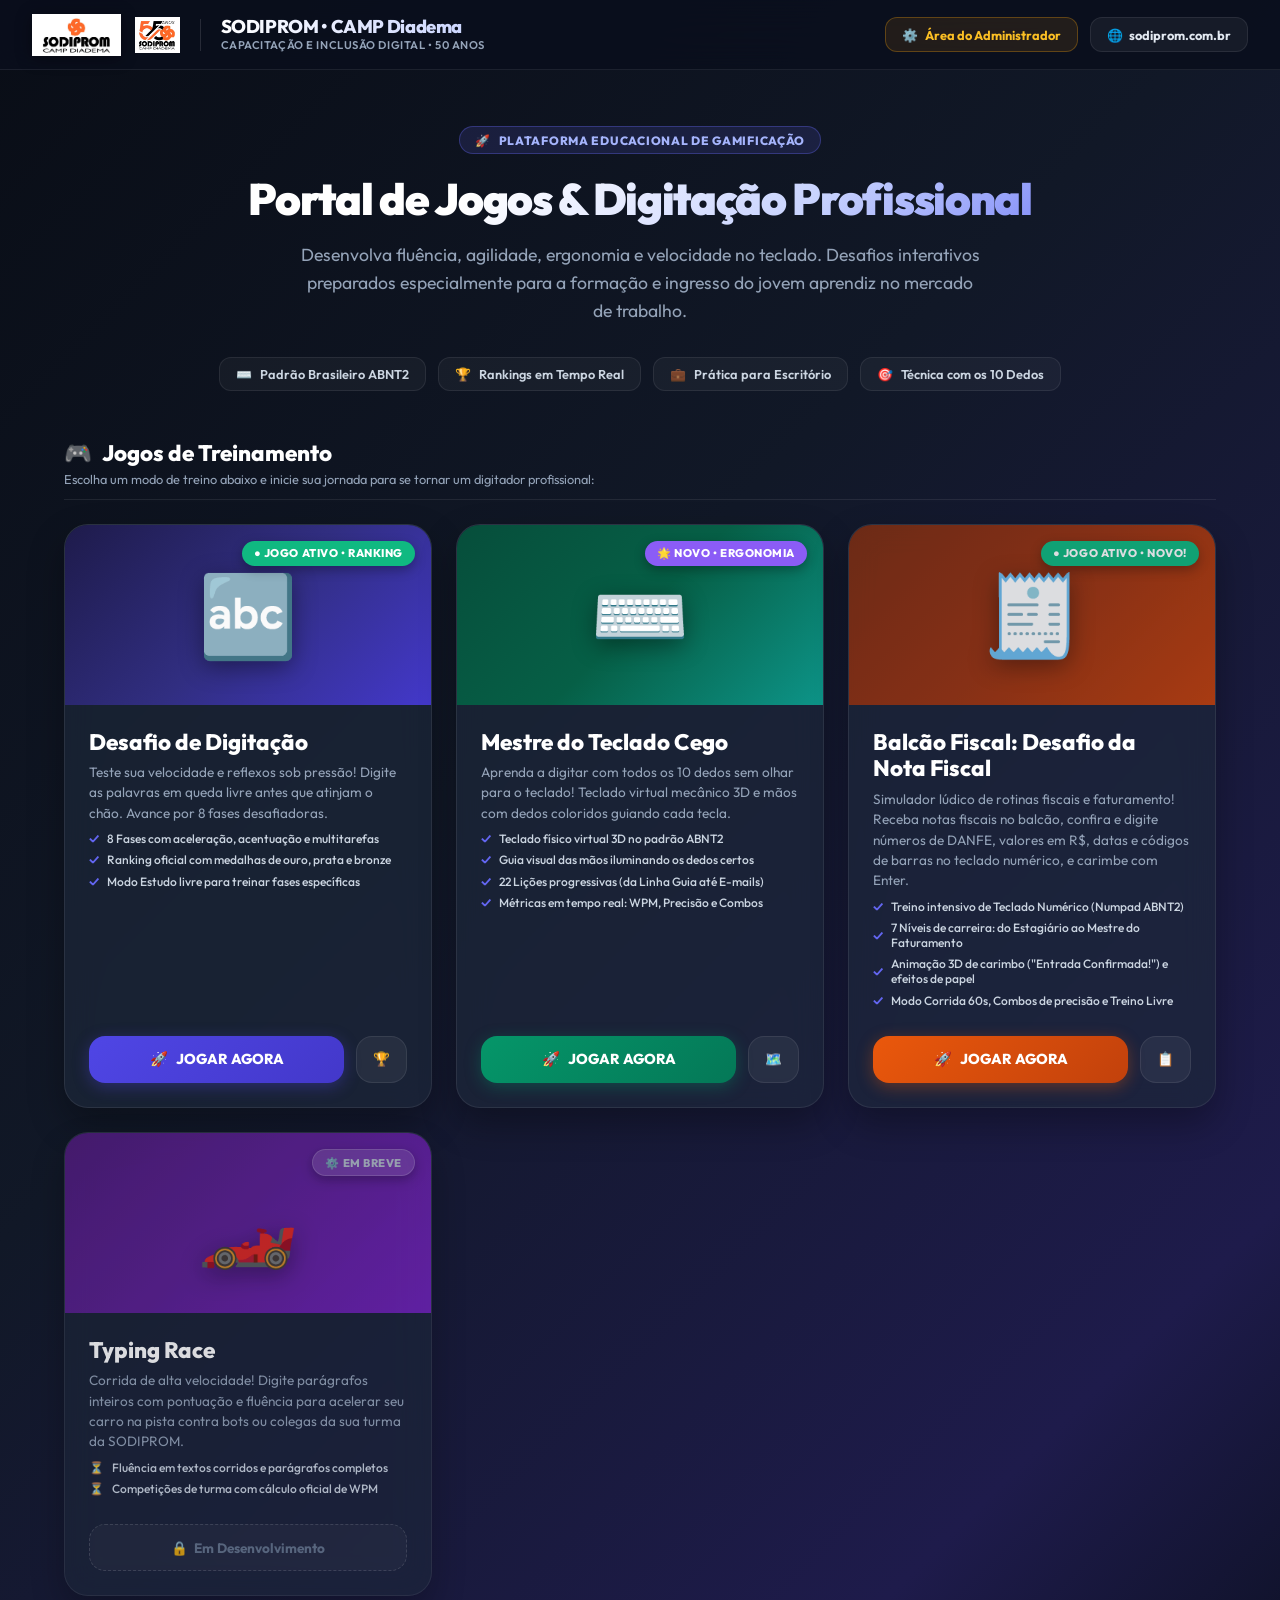
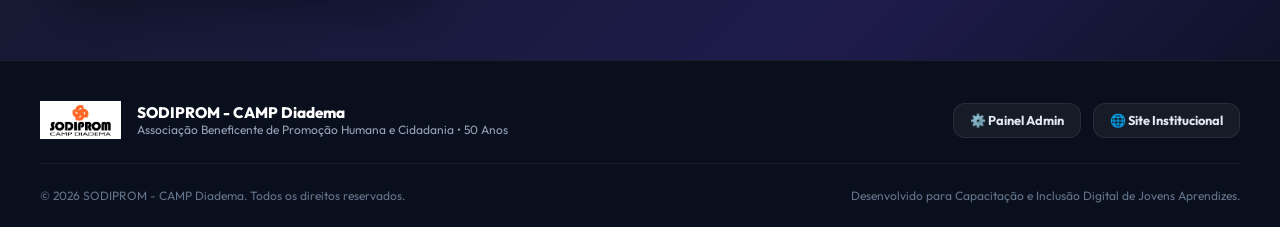
<file: games/index.html>
<!DOCTYPE html>
<html lang="pt-BR">
<head>
  <meta charset="UTF-8">
  <meta name="viewport" content="width=device-width, initial-scale=1.0">
  <title>Portal de Jogos Educacionais | SODIPROM - CAMP Diadema</title>
  <meta name="description" content="Plataforma de capacitação e jogos de digitação da SODIPROM - CAMP Diadema. Treinamento de velocidade, precisão, postura e ergonomia para jovens aprendizes.">
  
  <link rel="icon" type="image/png" href="logo-icon-sodiprom.png">
  
  <!-- Fontes Google Modernas -->
  <link rel="preconnect" href="https://fonts.googleapis.com">
  <link rel="preconnect" href="https://fonts.gstatic.com" crossorigin>
  <link href="https://fonts.googleapis.com/css2?family=Outfit:wght@300;400;500;600;700;800;900&family=JetBrains+Mono:wght@500;700;800&display=swap" rel="stylesheet">
  
  <style>
    :root {
      --primary-navy: #0a0f1d;
      --primary-dark: #0f172a;
      --card-bg: rgba(30, 41, 59, 0.65);
      --card-border: rgba(255, 255, 255, 0.08);
      --accent-indigo: #6366f1;
      --accent-indigo-dark: #4f46e5;
      --accent-orange: #ea580c;
      --accent-gold: #f59e0b;
      --accent-emerald: #10b981;
      --accent-purple: #8b5cf6;
      --text-main: #f8fafc;
      --text-muted: #94a3b8;
    }

    * {
      margin: 0;
      padding: 0;
      box-sizing: border-box;
    }

    body {
      font-family: 'Outfit', sans-serif;
      background: linear-gradient(135deg, #090d16 0%, #111827 40%, #1e1b4b 80%, #0a0f1d 100%);
      color: var(--text-main);
      min-height: 100vh;
      display: flex;
      flex-direction: column;
      overflow-x: hidden;
    }

    /* ==========================================================================
       BARRA DE NAVEGAÇÃO SUPERIOR
       ========================================================================== */
    .hub-header {
      background: rgba(10, 15, 29, 0.85);
      backdrop-filter: blur(20px);
      border-bottom: 1px solid var(--card-border);
      padding: 0.85rem 2rem;
      position: sticky;
      top: 0;
      z-index: 50;
      display: flex;
      align-items: center;
      justify-content: space-between;
    }

    .brand-group {
      display: flex;
      align-items: center;
      gap: 1.25rem;
    }

    .brand-logos {
      display: flex;
      align-items: center;
      gap: 0.85rem;
      text-decoration: none;
    }

    .logo-main {
      height: 42px;
      object-fit: contain;
      filter: drop-shadow(0 2px 8px rgba(0,0,0,0.4));
    }

    .logo-50anos {
      height: 36px;
      object-fit: contain;
    }

    .brand-sep {
      width: 1px;
      height: 32px;
      background: rgba(255, 255, 255, 0.12);
    }

    .brand-caption h1 {
      font-size: 1.15rem;
      font-weight: 800;
      letter-spacing: -0.02em;
      background: linear-gradient(90deg, #ffffff, #c7d2fe);
      -webkit-background-clip: text;
      -webkit-text-fill-color: transparent;
      line-height: 1.1;
    }

    .brand-caption p {
      font-size: 0.7rem;
      color: var(--text-muted);
      font-weight: 600;
      text-transform: uppercase;
      letter-spacing: 0.05em;
    }

    .header-links {
      display: flex;
      align-items: center;
      gap: 0.75rem;
    }

    .header-btn {
      padding: 0.55rem 1rem;
      border-radius: 0.75rem;
      font-size: 0.8rem;
      font-weight: 700;
      text-decoration: none;
      display: inline-flex;
      align-items: center;
      gap: 0.4rem;
      transition: all 0.2s ease;
      border: 1px solid var(--card-border);
      background: rgba(255, 255, 255, 0.05);
      color: #e2e8f0;
    }

    .header-btn:hover {
      background: rgba(255, 255, 255, 0.12);
      transform: translateY(-1px);
    }

    .header-btn--admin {
      background: rgba(245, 158, 11, 0.1);
      border-color: rgba(245, 158, 11, 0.3);
      color: #fbbf24;
    }

    .header-btn--admin:hover {
      background: rgba(245, 158, 11, 0.2);
    }

    /* ==========================================================================
       HERO PRINCIPAL
       ========================================================================== */
    .hero-section {
      text-align: center;
      padding: 3.5rem 1.5rem 2rem;
      max-width: 900px;
      margin: 0 auto;
      position: relative;
    }

    .hero-badge {
      display: inline-flex;
      align-items: center;
      gap: 0.5rem;
      padding: 0.35rem 0.9rem;
      border-radius: 999px;
      background: rgba(99, 102, 241, 0.15);
      border: 1px solid rgba(99, 102, 241, 0.35);
      color: #a5b4fc;
      font-size: 0.75rem;
      font-weight: 800;
      text-transform: uppercase;
      letter-spacing: 0.06em;
      margin-bottom: 1.25rem;
    }

    .hero-title {
      font-size: 2.75rem;
      font-weight: 900;
      line-height: 1.15;
      letter-spacing: -0.03em;
      margin-bottom: 1rem;
      background: linear-gradient(135deg, #ffffff 30%, #c7d2fe 70%, #818cf8 100%);
      -webkit-background-clip: text;
      -webkit-text-fill-color: transparent;
    }

    .hero-subtitle {
      font-size: 1.1rem;
      color: var(--text-muted);
      line-height: 1.6;
      max-width: 680px;
      margin: 0 auto 2rem;
      font-weight: 400;
    }

    .hero-pill-stats {
      display: flex;
      flex-wrap: wrap;
      justify-content: center;
      gap: 0.75rem;
    }

    .pill-stat {
      background: rgba(255, 255, 255, 0.04);
      border: 1px solid var(--card-border);
      border-radius: 0.75rem;
      padding: 0.5rem 1rem;
      font-size: 0.8rem;
      font-weight: 600;
      color: #cbd5e1;
      display: flex;
      align-items: center;
      gap: 0.5rem;
    }

    /* ==========================================================================
       VITRINE DE JOGOS (GRID)
       ========================================================================== */
    .games-section {
      max-width: 1200px;
      margin: 0 auto;
      padding: 1rem 1.5rem 4rem;
      width: 100%;
    }

    .section-header-wrap {
      display: flex;
      justify-content: space-between;
      align-items: flex-end;
      margin-bottom: 1.5rem;
      border-bottom: 1px solid var(--card-border);
      padding-bottom: 0.75rem;
    }

    .section-title {
      font-size: 1.4rem;
      font-weight: 800;
      color: #ffffff;
      display: flex;
      align-items: center;
      gap: 0.6rem;
    }

    .section-subtitle {
      font-size: 0.8rem;
      color: var(--text-muted);
      margin-top: 0.2rem;
    }

    .games-grid {
      display: grid;
      grid-template-columns: repeat(auto-fit, minmax(340px, 1fr));
      gap: 1.5rem;
    }

    /* CARD DE JOGO */
    .game-card {
      background: var(--card-bg);
      backdrop-filter: blur(16px);
      border: 1px solid var(--card-border);
      border-radius: 1.5rem;
      overflow: hidden;
      display: flex;
      flex-direction: column;
      position: relative;
      transition: all 0.3s cubic-bezier(0.16, 1, 0.3, 1);
      box-shadow: 0 16px 36px rgba(0, 0, 0, 0.3);
    }

    .game-card:hover {
      transform: translateY(-6px);
      border-color: rgba(99, 102, 241, 0.4);
      box-shadow: 0 24px 48px rgba(0, 0, 0, 0.45), 0 0 24px rgba(99, 102, 241, 0.2);
    }

    .game-banner {
      height: 180px;
      position: relative;
      overflow: hidden;
      display: flex;
      align-items: center;
      justify-content: center;
      padding: 1.5rem;
    }

    .game-banner--digita {
      background: linear-gradient(135deg, #1e1b4b 0%, #312e81 50%, #4338ca 100%);
    }

    .game-banner--teclado {
      background: linear-gradient(135deg, #064e3b 0%, #065f46 50%, #0d9488 100%);
    }

    .game-banner--office {
      background: linear-gradient(135deg, #7c2d12 0%, #9a3412 50%, #c2410c 100%);
      opacity: 0.85;
    }

    .game-banner--race {
      background: linear-gradient(135deg, #581c87 0%, #6b21a8 50%, #7e22ce 100%);
      opacity: 0.85;
    }

    .game-icon-large {
      font-size: 5rem;
      filter: drop-shadow(0 6px 12px rgba(0,0,0,0.4));
      transition: transform 0.3s ease;
    }

    .game-card:hover .game-icon-large {
      transform: scale(1.1) rotate(2deg);
    }

    .game-status-badge {
      position: absolute;
      top: 1rem;
      right: 1rem;
      padding: 0.35rem 0.75rem;
      border-radius: 999px;
      font-size: 0.7rem;
      font-weight: 800;
      text-transform: uppercase;
      letter-spacing: 0.05em;
      box-shadow: 0 4px 12px rgba(0,0,0,0.3);
    }

    .status-live {
      background: #10b981;
      color: #ffffff;
    }

    .status-new {
      background: #8b5cf6;
      color: #ffffff;
      animation: pulseBadge 1.5s infinite alternate;
    }

    @keyframes pulseBadge {
      0% { transform: scale(1); }
      100% { transform: scale(1.05); }
    }

    .status-soon {
      background: rgba(255, 255, 255, 0.15);
      backdrop-filter: blur(8px);
      color: #cbd5e1;
      border: 1px solid rgba(255, 255, 255, 0.2);
    }

    .game-body {
      padding: 1.5rem;
      display: flex;
      flex-direction: column;
      flex: 1;
      justify-content: space-between;
      gap: 1.25rem;
    }

    .game-title {
      font-size: 1.4rem;
      font-weight: 800;
      color: #ffffff;
      margin-bottom: 0.4rem;
      line-height: 1.2;
    }

    .game-desc {
      font-size: 0.85rem;
      color: var(--text-muted);
      line-height: 1.5;
    }

    .game-features {
      list-style: none;
      display: flex;
      flex-direction: column;
      gap: 0.4rem;
      margin-top: 0.5rem;
    }

    .game-features li {
      font-size: 0.75rem;
      color: #cbd5e1;
      display: flex;
      align-items: center;
      gap: 0.5rem;
      font-weight: 500;
    }

    .game-features li span {
      color: var(--accent-indigo);
      font-weight: 800;
    }

    .game-actions {
      display: flex;
      gap: 0.75rem;
      margin-top: 0.5rem;
    }

    .btn-play {
      flex: 1;
      padding: 0.85rem 1.25rem;
      border-radius: 1rem;
      font-size: 0.9rem;
      font-weight: 800;
      text-decoration: none;
      text-align: center;
      display: inline-flex;
      align-items: center;
      justify-content: center;
      gap: 0.5rem;
      background: linear-gradient(135deg, #4f46e5, #4338ca);
      color: #ffffff;
      box-shadow: 0 4px 16px rgba(79, 70, 229, 0.35);
      transition: all 0.2s ease;
    }

    .btn-play:hover {
      background: linear-gradient(135deg, #6366f1, #4f46e5);
      transform: translateY(-2px);
      box-shadow: 0 8px 24px rgba(79, 70, 229, 0.5);
    }

    .btn-play--green {
      background: linear-gradient(135deg, #059669, #047857);
      box-shadow: 0 4px 16px rgba(5, 150, 105, 0.35);
    }

    .btn-play--green:hover {
      background: linear-gradient(135deg, #10b981, #059669);
      box-shadow: 0 8px 24px rgba(16, 185, 129, 0.5);
    }

    .btn-play--orange {
      background: linear-gradient(135deg, #ea580c, #c2410c);
      box-shadow: 0 4px 16px rgba(234, 88, 12, 0.35);
    }

    .btn-play--orange:hover {
      background: linear-gradient(135deg, #f97316, #ea580c);
      box-shadow: 0 8px 24px rgba(234, 88, 12, 0.5);
    }

    .btn-secondary {
      padding: 0.85rem 1rem;
      border-radius: 1rem;
      font-size: 0.85rem;
      font-weight: 700;
      text-decoration: none;
      background: rgba(255, 255, 255, 0.06);
      border: 1px solid var(--card-border);
      color: #e2e8f0;
      transition: all 0.2s ease;
      display: inline-flex;
      align-items: center;
      justify-content: center;
    }

    .btn-secondary:hover {
      background: rgba(255, 255, 255, 0.12);
      transform: translateY(-1px);
    }

    .btn-disabled {
      flex: 1;
      padding: 0.85rem;
      border-radius: 1rem;
      font-size: 0.85rem;
      font-weight: 700;
      text-align: center;
      background: rgba(255, 255, 255, 0.04);
      border: 1px dashed rgba(255, 255, 255, 0.15);
      color: #64748b;
      cursor: not-allowed;
      display: inline-flex;
      align-items: center;
      justify-content: center;
      gap: 0.4rem;
    }

    /* ==========================================================================
       RODAPÉ OFICIAL
       ========================================================================== */
    .hub-footer {
      background: var(--primary-navy);
      border-top: 1px solid var(--card-border);
      padding: 2.5rem 2rem 1.5rem;
      margin-top: auto;
    }

    .footer-content {
      max-width: 1200px;
      margin: 0 auto;
      display: flex;
      flex-direction: column;
      gap: 1.5rem;
    }

    .footer-top {
      display: flex;
      flex-wrap: wrap;
      justify-content: space-between;
      align-items: center;
      gap: 1.5rem;
      border-bottom: 1px solid rgba(255, 255, 255, 0.06);
      padding-bottom: 1.5rem;
    }

    .footer-brand {
      display: flex;
      align-items: center;
      gap: 1rem;
    }

    .footer-brand img {
      height: 38px;
    }

    .footer-brand-text h4 {
      font-size: 0.95rem;
      font-weight: 800;
      color: #ffffff;
    }

    .footer-brand-text p {
      font-size: 0.75rem;
      color: var(--text-muted);
    }

    .footer-bottom {
      display: flex;
      flex-wrap: wrap;
      justify-content: space-between;
      align-items: center;
      gap: 1rem;
      font-size: 0.75rem;
      color: #64748b;
    }

    .footer-bottom a {
      color: #818cf8;
      text-decoration: none;
      font-weight: 600;
    }

    .footer-bottom a:hover {
      text-decoration: underline;
    }

    /* RESPONSIVIDADE */
    @media (max-width: 768px) {
      .hero-title {
        font-size: 2rem;
      }
      .hub-header {
        padding: 0.75rem 1rem;
      }
      .brand-caption {
        display: none;
      }
    }
  </style>
</head>
<body>

  <!-- ==================================================== -->
  <!-- TOPO INSTITUCIONAL SODIPROM                          -->
  <!-- ==================================================== -->
  <header class="hub-header">
    <div class="brand-group">
      <a href="https://sodiprom.com.br" target="_blank" rel="noopener noreferrer" class="brand-logos" title="Ir para o site oficial da SODIPROM">
        <img src="sodiprom-logo.png" alt="SODIPROM" class="logo-main">
        <img src="sodiprom-logo50anos.png" alt="SODIPROM 50 Anos" class="logo-50anos">
      </a>
      <div class="brand-sep"></div>
      <div class="brand-caption">
        <h1>SODIPROM • CAMP Diadema</h1>
        <p>Capacitação e Inclusão Digital • 50 Anos</p>
      </div>
    </div>

    <div class="header-links">
      <a href="digita/admin.php" target="_blank" class="header-btn header-btn--admin" title="Gerenciamento do Ranking e Relatórios">
        <span>⚙️</span> <span>Área do Administrador</span>
      </a>
      <a href="https://sodiprom.com.br" target="_blank" rel="noopener noreferrer" class="header-btn" title="Site Oficial">
        <span>🌐</span> <span>sodiprom.com.br</span>
      </a>
    </div>
  </header>

  <!-- ==================================================== -->
  <!-- HERO BANNER DO PORTAL                                -->
  <!-- ==================================================== -->
  <section class="hero-section">
    <div class="hero-badge">
      <span>🚀</span> <span>Plataforma Educacional de Gamificação</span>
    </div>
    
    <h1 class="hero-title">
      Portal de Jogos & Digitação Profissional
    </h1>
    
    <p class="hero-subtitle">
      Desenvolva fluência, agilidade, ergonomia e velocidade no teclado. Desafios interativos preparados especialmente para a formação e ingresso do jovem aprendiz no mercado de trabalho.
    </p>

    <div class="hero-pill-stats">
      <div class="pill-stat">
        <span>⌨️</span> <span>Padrão Brasileiro ABNT2</span>
      </div>
      <div class="pill-stat">
        <span>🏆</span> <span>Rankings em Tempo Real</span>
      </div>
      <div class="pill-stat">
        <span>💼</span> <span>Prática para Escritório</span>
      </div>
      <div class="pill-stat">
        <span>🎯</span> <span>Técnica com os 10 Dedos</span>
      </div>
    </div>
  </section>

  <!-- ==================================================== -->
  <!-- VITRINE DE JOGOS DISPONÍVEIS                         -->
  <!-- ==================================================== -->
  <main class="games-section">
    
    <div class="section-header-wrap">
      <div>
        <h2 class="section-title">
          <span>🎮</span> <span>Jogos de Treinamento</span>
        </h2>
        <p class="section-subtitle">
          Escolha um modo de treino abaixo e inicie sua jornada para se tornar um digitador profissional:
        </p>
      </div>
    </div>

    <div class="games-grid">

      <!-- ============================================== -->
      <!-- JOGO 1: DESAFIO DE DIGITAÇÃO (QUEDA LIVRE)     -->
      <!-- ============================================== -->
      <article class="game-card">
        <div class="game-banner game-banner--digita">
          <div class="game-icon-large">🔤</div>
          <span class="game-status-badge status-live">● Jogo Ativo • Ranking</span>
        </div>

        <div class="game-body">
          <div>
            <h3 class="game-title">Desafio de Digitação</h3>
            <p class="game-desc">
              Teste sua velocidade e reflexos sob pressão! Digite as palavras em queda livre antes que atinjam o chão. Avance por 8 fases desafiadoras.
            </p>

            <ul class="game-features">
              <li><span>✓</span> 8 Fases com aceleração, acentuação e multitarefas</li>
              <li><span>✓</span> Ranking oficial com medalhas de ouro, prata e bronze</li>
              <li><span>✓</span> Modo Estudo livre para treinar fases específicas</li>
            </ul>
          </div>

          <div class="game-actions">
            <a href="digita/index.html" class="btn-play">
              <span>🚀</span> <span>JOGAR AGORA</span>
            </a>
            <a href="digita/ranking_completo_final.php" class="btn-secondary" title="Acessar ranking oficial">
              <span>🏆</span>
            </a>
          </div>
        </div>
      </article>

      <!-- ============================================== -->
      <!-- JOGO 2: MESTRE DO TECLADO CEGO (ABNT2)         -->
      <!-- ============================================== -->
      <article class="game-card">
        <div class="game-banner game-banner--teclado">
          <div class="game-icon-large">⌨️</div>
          <span class="game-status-badge status-new">🌟 Novo • Ergonomia</span>
        </div>

        <div class="game-body">
          <div>
            <h3 class="game-title">Mestre do Teclado Cego</h3>
            <p class="game-desc">
              Aprenda a digitar com todos os 10 dedos sem olhar para o teclado! Teclado virtual mecânico 3D e mãos com dedos coloridos guiando cada tecla.
            </p>

            <ul class="game-features">
              <li><span>✓</span> Teclado físico virtual 3D no padrão ABNT2</li>
              <li><span>✓</span> Guia visual das mãos iluminando os dedos certos</li>
              <li><span>✓</span> 22 Lições progressivas (da Linha Guia até E-mails)</li>
              <li><span>✓</span> Métricas em tempo real: WPM, Precisão e Combos</li>
            </ul>
          </div>

          <div class="game-actions">
            <a href="teclado-cego/index.html" class="btn-play btn-play--green">
              <span>🚀</span> <span>JOGAR AGORA</span>
            </a>
            <a href="teclado-cego/index.html" class="btn-secondary" title="Ver trilha de lições">
              <span>🗺️</span>
            </a>
          </div>
        </div>
      </article>

      <!-- ============================================== -->
      <!-- JOGO 3: BALCÃO FISCAL (DESAFIO DA NOTA FISCAL) -->
      <!-- ============================================== -->
      <article class="game-card">
        <div class="game-banner game-banner--office">
          <div class="game-icon-large">🧾</div>
          <span class="game-status-badge status-live">● Jogo Ativo • Novo!</span>
        </div>

        <div class="game-body">
          <div>
            <h3 class="game-title">Balcão Fiscal: Desafio da Nota Fiscal</h3>
            <p class="game-desc">
              Simulador lúdico de rotinas fiscais e faturamento! Receba notas fiscais no balcão, confira e digite números de DANFE, valores em R$, datas e códigos de barras no teclado numérico, e carimbe com Enter.
            </p>

            <ul class="game-features">
              <li><span>✓</span> Treino intensivo de Teclado Numérico (Numpad ABNT2)</li>
              <li><span>✓</span> 7 Níveis de carreira: do Estagiário ao Mestre do Faturamento</li>
              <li><span>✓</span> Animação 3D de carimbo ("Entrada Confirmada!") e efeitos de papel</li>
              <li><span>✓</span> Modo Corrida 60s, Combos de precisão e Treino Livre</li>
            </ul>
          </div>

          <div class="game-actions">
            <a href="balcao-fiscal/index.html" class="btn-play btn-play--orange">
              <span>🚀</span> <span>JOGAR AGORA</span>
            </a>
            <a href="balcao-fiscal/index.html" class="btn-secondary" title="Acessar Balcão Fiscal">
              <span>📋</span>
            </a>
          </div>
        </div>
      </article>

      <!-- ============================================== -->
      <!-- JOGO 4: TYPING RACE (CORRIDA DE DIGITAÇÃO)     -->
      <!-- ============================================== -->
      <article class="game-card" style="opacity: 0.85;">
        <div class="game-banner game-banner--race">
          <div class="game-icon-large">🏎️</div>
          <span class="game-status-badge status-soon">⚙️ Em Breve</span>
        </div>

        <div class="game-body">
          <div>
            <h3 class="game-title">Typing Race</h3>
            <p class="game-desc">
              Corrida de alta velocidade! Digite parágrafos inteiros com pontuação e fluência para acelerar seu carro na pista contra bots ou colegas da sua turma da SODIPROM.
            </p>

            <ul class="game-features">
              <li><span>⏳</span> Fluência em textos corridos e parágrafos completos</li>
              <li><span>⏳</span> Competições de turma com cálculo oficial de WPM</li>
            </ul>
          </div>

          <div class="game-actions">
            <div class="btn-disabled">
              <span>🔒</span> <span>Em Desenvolvimento</span>
            </div>
          </div>
        </div>
      </article>

    </div>

  </main>

  <!-- ==================================================== -->
  <!-- RODAPÉ INSTITUCIONAL                                 -->
  <!-- ==================================================== -->
  <footer class="hub-footer">
    <div class="footer-content">
      <div class="footer-top">
        <div class="footer-brand">
          <img src="sodiprom-logo.png" alt="SODIPROM">
          <div class="footer-brand-text">
            <h4>SODIPROM - CAMP Diadema</h4>
            <p>Associação Beneficente de Promoção Humana e Cidadania • 50 Anos</p>
          </div>
        </div>

        <div style="display: flex; gap: 0.75rem;">
          <a href="digita/admin.php" class="header-btn" title="Painel de Controle">
            <span>⚙️ Painel Admin</span>
          </a>
          <a href="https://sodiprom.com.br" target="_blank" rel="noopener noreferrer" class="header-btn">
            <span>🌐 Site Institucional</span>
          </a>
        </div>
      </div>

      <div class="footer-bottom">
        <div>
          <span>© 2026 SODIPROM - CAMP Diadema. Todos os direitos reservados.</span>
        </div>
        <div>
          <span>Desenvolvido para Capacitação e Inclusão Digital de Jovens Aprendizes.</span>
        </div>
      </div>
    </div>
  </footer>

</body>
</html>
</file>
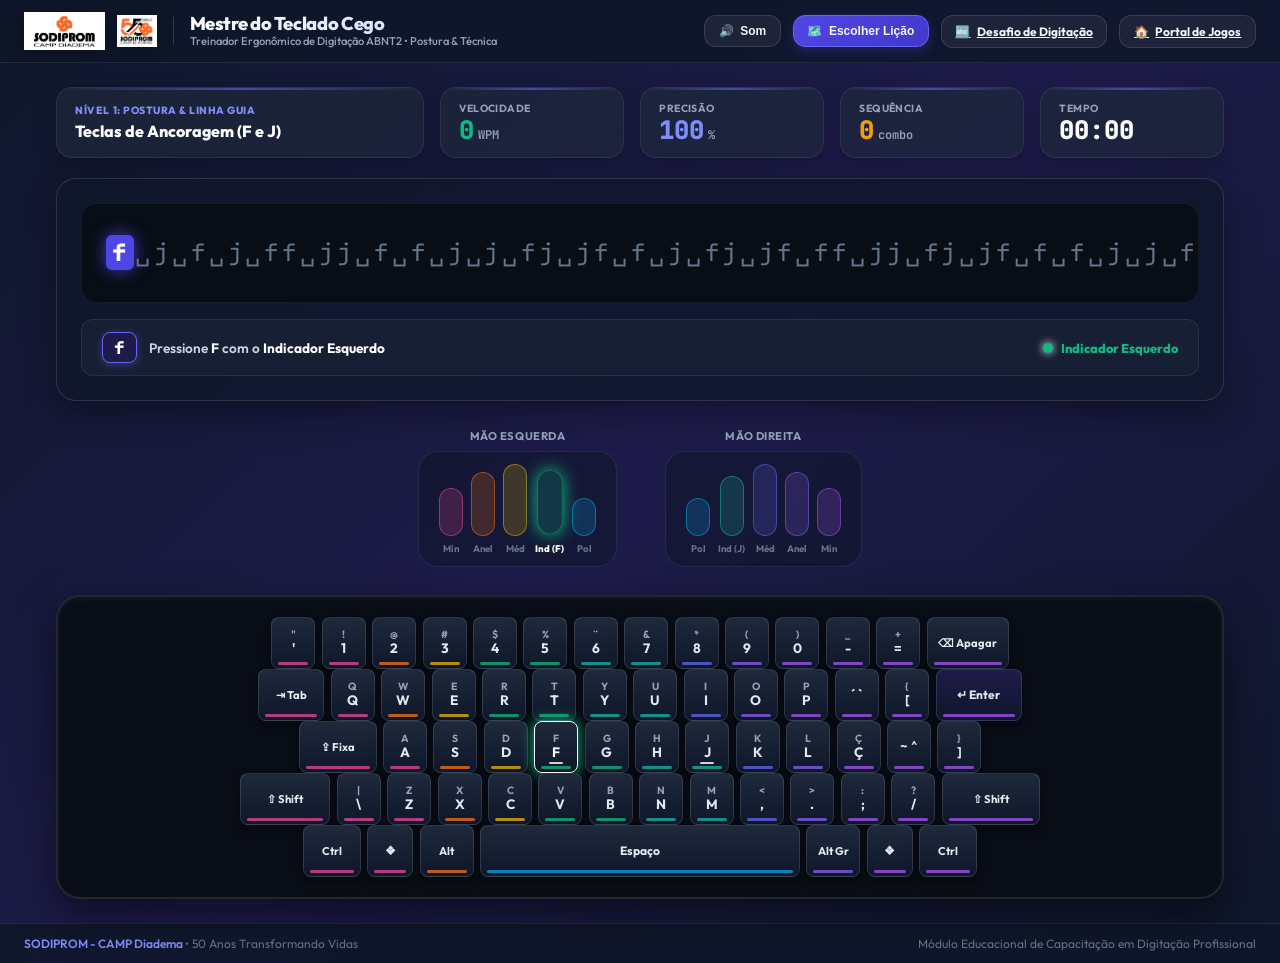
<file: teclado-cego/index.html>
<!DOCTYPE html>
<html lang="pt-BR">
<head>
  <meta charset="UTF-8">
  <meta name="viewport" content="width=device-width, initial-scale=1.0">
  <title>Mestre do Teclado Cego | SODIPROM - CAMP Diadema</title>
  <meta name="description" content="Treinador ergonômico de digitação ABNT2 sem olhar para o teclado. Exclusivo para os Jovens Aprendizes da SODIPROM - CAMP Diadema.">
  
  <link rel="icon" type="image/png" href="img/logo-icon-sodiprom.png">
  <link rel="stylesheet" href="css/style.css">
  
  <style>
    .hidden { display: none !important; }
  </style>
  
  <!-- Helper para fallback de imagens caso o servidor tenha caminhos relativos -->
  <script>
    function fallbackImg(img, fallbackSrc) {
      if (!img.dataset.retried) {
        img.dataset.retried = 'true';
        img.src = '../' + fallbackSrc;
      }
    }
  </script>
</head>
<body>

  <!-- ==================================================== -->
  <!-- CABEÇALHO INSTITUCIONAL SODIPROM                     -->
  <!-- ==================================================== -->
  <header class="app-header">
    <div class="brand-section">
      <a href="https://sodiprom.com.br" target="_blank" rel="noopener noreferrer" class="brand-logo-wrap" title="Ir para o site da SODIPROM">
        <img src="img/sodiprom-logo.png" onerror="fallbackImg(this, 'sodiprom-logo.png')" alt="SODIPROM" class="brand-logo-img">
        <img src="img/sodiprom-logo50anos.png" onerror="fallbackImg(this, 'sodiprom-logo50anos.png')" alt="SODIPROM 50 Anos" class="brand-logo-img" style="height: 32px;">
      </a>
      <div class="brand-divider"></div>
      <div class="game-title-group">
        <h1>Mestre do Teclado Cego</h1>
        <p>Treinador Ergonômico de Digitação ABNT2 • Postura & Técnica</p>
      </div>
    </div>

    <div class="header-controls">
      <button class="btn-header" id="btn-sound-toggle" onclick="gameInstance.toggleSound()" title="Ativar/Desativar Sons">
        🔊 <span>Som</span>
      </button>

      <button class="btn-header btn-accent" onclick="gameInstance.openLessonsModal()" title="Escolher Nível / Lição">
        🗺️ <span>Escolher Lição</span>
      </button>

      <a href="../digita/index.html" class="btn-header" title="Ir para o Desafio de Digitação">
        <span>🔤</span> <span>Desafio de Digitação</span>
      </a>

      <a href="../index.html" class="btn-header" title="Voltar para o Portal Central de Jogos">
        <span>🏠</span> <span>Portal de Jogos</span>
      </a>
    </div>
  </header>

  <!-- ==================================================== -->
  <!-- PALCO PRINCIPAL DO JOGO                             -->
  <!-- ==================================================== -->
  <main class="main-stage">

    <!-- BARRA DE STATUS / HUD -->
    <section class="hud-bar" aria-label="Estatísticas da Partida">
      <!-- Informações da Lição Atual -->
      <div class="hud-card">
        <span class="lesson-info-tag" id="lesson-tag">Nível 1: Postura & Linha Guia</span>
        <h2 class="lesson-info-title" id="lesson-title">Teclas de Ancoragem (F e J)</h2>
      </div>

      <!-- Velocidade WPM -->
      <div class="hud-card">
        <span class="stat-label">Velocidade</span>
        <div class="stat-value val-emerald">
          <span id="stat-wpm">0</span>
          <span class="stat-unit">WPM</span>
        </div>
      </div>

      <!-- Precisão (%) -->
      <div class="hud-card">
        <span class="stat-label">Precisão</span>
        <div class="stat-value val-indigo">
          <span id="stat-accuracy">100</span>
          <span class="stat-unit">%</span>
        </div>
      </div>

      <!-- Combo de Acertos -->
      <div class="hud-card">
        <span class="stat-label">Sequência</span>
        <div class="stat-value val-gold">
          <span id="stat-combo">0</span>
          <span class="stat-unit">combo</span>
        </div>
      </div>

      <!-- Tempo Decorrido -->
      <div class="hud-card">
        <span class="stat-label">Tempo</span>
        <div class="stat-value">
          <span id="stat-time">00:00</span>
        </div>
      </div>
    </section>

    <!-- PALCO DO TEXTO A SER DIGITADO -->
    <section class="text-display-stage">
      <div class="text-stream-wrapper" id="text-stream" aria-label="Texto de Digitação">
        <!-- Letras renderizadas dinamicamente via game.js -->
      </div>

      <!-- Banner Didático: Dica do Caractere Atual -->
      <div class="target-guide-banner">
        <div class="guide-instruction">
          <span class="guide-key-badge" id="guide-key-badge">F</span>
          <span id="guide-instruction">Pressione <strong>F</strong> com o <strong>Indicador Esquerdo</strong></span>
        </div>

        <div class="guide-finger-indicator" id="guide-finger-indicator">
          <span class="finger-dot" style="background-color: #10b981;"></span>
          <span style="color: #10b981; font-weight: 800;">Indicador Esquerdo</span>
        </div>
      </div>
    </section>

    <!-- GUIA ERGONÔMICO DAS MÃOS -->
    <section class="hands-guide-container" aria-label="Posicionamento dos Dedos">
      
      <!-- Mão Esquerda -->
      <div>
        <div class="hand-label">Mão Esquerda</div>
        <div class="hand-visual" id="hand-left">
          <div class="finger-slot" id="finger-left-pinky" title="Dedo Mínimo Esquerdo">
            <div class="finger-bone f-pinky" style="background: rgba(236, 72, 153, 0.2); border-color: rgba(236, 72, 153, 0.5);"></div>
            <span class="finger-name-tag">Mín</span>
          </div>
          <div class="finger-slot" id="finger-left-ring" title="Dedo Anelar Esquerdo">
            <div class="finger-bone f-ring" style="background: rgba(249, 115, 22, 0.2); border-color: rgba(249, 115, 22, 0.5);"></div>
            <span class="finger-name-tag">Anel</span>
          </div>
          <div class="finger-slot" id="finger-left-middle" title="Dedo Médio Esquerdo">
            <div class="finger-bone f-middle" style="background: rgba(234, 179, 8, 0.2); border-color: rgba(234, 179, 8, 0.5);"></div>
            <span class="finger-name-tag">Méd</span>
          </div>
          <div class="finger-slot" id="finger-left-index" title="Dedo Indicador Esquerdo (Ancoragem F)">
            <div class="finger-bone f-index" style="background: rgba(16, 185, 129, 0.2); border-color: rgba(16, 185, 129, 0.5);"></div>
            <span class="finger-name-tag">Ind (F)</span>
          </div>
          <div class="finger-slot" id="finger-thumbs" title="Polegares (Barra de Espaço)">
            <div class="finger-bone f-thumb" style="background: rgba(14, 165, 233, 0.2); border-color: rgba(14, 165, 233, 0.5);"></div>
            <span class="finger-name-tag">Pol</span>
          </div>
        </div>
      </div>

      <!-- Mão Direita -->
      <div>
        <div class="hand-label">Mão Direita</div>
        <div class="hand-visual" id="hand-right">
          <div class="finger-slot" id="finger-thumbs-r" title="Polegares (Barra de Espaço)">
            <div class="finger-bone f-thumb" style="background: rgba(14, 165, 233, 0.2); border-color: rgba(14, 165, 233, 0.5);"></div>
            <span class="finger-name-tag">Pol</span>
          </div>
          <div class="finger-slot" id="finger-right-index" title="Dedo Indicador Direito (Ancoragem J)">
            <div class="finger-bone f-index" style="background: rgba(20, 184, 166, 0.2); border-color: rgba(20, 184, 166, 0.5);"></div>
            <span class="finger-name-tag">Ind (J)</span>
          </div>
          <div class="finger-slot" id="finger-right-middle" title="Dedo Médio Direito">
            <div class="finger-bone f-middle" style="background: rgba(99, 102, 241, 0.2); border-color: rgba(99, 102, 241, 0.5);"></div>
            <span class="finger-name-tag">Méd</span>
          </div>
          <div class="finger-slot" id="finger-right-ring" title="Dedo Anelar Direito">
            <div class="finger-bone f-ring" style="background: rgba(139, 92, 246, 0.2); border-color: rgba(139, 92, 246, 0.5);"></div>
            <span class="finger-name-tag">Anel</span>
          </div>
          <div class="finger-slot" id="finger-right-pinky" title="Dedo Mínimo Direito">
            <div class="finger-bone f-pinky" style="background: rgba(168, 85, 247, 0.2); border-color: rgba(168, 85, 247, 0.5);"></div>
            <span class="finger-name-tag">Mín</span>
          </div>
        </div>
      </div>

    </section>

    <!-- TECLADO FÍSICO INTERATIVO ABNT2 -->
    <section class="keyboard-container" aria-label="Teclado Virtual ABNT2">
      <div id="keyboard-grid">
        <!-- Renderizado dinamicamente por game.js a partir de keyboard-abnt2.js -->
      </div>
    </section>

  </main>

  <!-- ==================================================== -->
  <!-- MODAL 1: RESULTADOS DA LIÇÃO                         -->
  <!-- ==================================================== -->
  <div id="modal-result" class="modal-overlay hidden" role="dialog" aria-modal="true">
    <div class="modal-card">
      <span style="font-size: 3rem; display: block; margin-bottom: 0.5rem;">🎉</span>
      <h2 style="font-size: 1.5rem; font-weight: 900; color: #ffffff;">Lição Concluída!</h2>
      <p style="font-size: 0.8rem; color: #94a3b8; margin-top: 0.25rem;">
        Excelente trabalho na postura e técnica com os 10 dedos.
      </p>

      <!-- Avaliação em Estrelas -->
      <div class="star-rating-box">
        <span class="star-icon">⭐</span>
        <span class="star-icon">⭐</span>
        <span class="star-icon">⭐</span>
      </div>

      <!-- Grid de Estatísticas Finais -->
      <div class="results-stats-grid">
        <div class="result-stat-cell">
          <span class="label">Velocidade</span>
          <span class="val val-emerald"><span id="res-wpm">0</span> <small style="font-size: 0.6em; color: #94a3b8;">WPM</small></span>
        </div>
        <div class="result-stat-cell">
          <span class="label">Precisão</span>
          <span class="val val-indigo"><span id="res-accuracy">100%</span></span>
        </div>
        <div class="result-stat-cell">
          <span class="label">Erros</span>
          <span class="val" style="color: #f43f5e;"><span id="res-errors">0</span></span>
        </div>
        <div class="result-stat-cell">
          <span class="label">Maior Combo</span>
          <span class="val val-gold"><span id="res-combo">0</span></span>
        </div>
        <div class="result-stat-cell">
          <span class="label">Tempo Total</span>
          <span class="val"><span id="res-time">0s</span></span>
        </div>
        <div class="result-stat-cell">
          <span class="label">Status</span>
          <span class="val" style="font-size: 1rem; color: #10b981; font-weight: 800;">Aprovado</span>
        </div>
      </div>

      <div class="modal-actions">
        <button class="btn-secondary" onclick="gameInstance.repeatLesson()">
          🔄 Repetir Lição
        </button>
        <button class="btn-primary" onclick="gameInstance.nextLesson()">
          Próxima Lição ➔
        </button>
      </div>
    </div>
  </div>

  <!-- ==================================================== -->
  <!-- MODAL 2: SELETOR DE TODAS AS LIÇÕES                  -->
  <!-- ==================================================== -->
  <div id="modal-lessons" class="modal-overlay hidden" role="dialog" aria-modal="true">
    <div class="modal-card" style="max-width: 760px; text-align: left;">
      <div style="display: flex; justify-content: space-between; align-items: center; border-bottom: 1px solid rgba(255,255,255,0.1); padding-bottom: 1rem;">
        <div>
          <h2 style="font-size: 1.25rem; font-weight: 900; color: #ffffff;">Trilha do Teclado Cego</h2>
          <p style="font-size: 0.75rem; color: #94a3b8;">Escolha um nível para praticar a ergonomia e postura correta:</p>
        </div>
        <button onclick="gameInstance.closeModal('modal-lessons')" class="btn-header">✕ Fechar</button>
      </div>

      <div class="lessons-grid" id="lessons-picker-grid">
        <!-- Renderizado dinamicamente por game.js -->
      </div>
    </div>
  </div>

  <!-- ==================================================== -->
  <!-- RODAPÉ INSTITUCIONAL                                 -->
  <!-- ==================================================== -->
  <footer class="app-footer">
    <div>
      <a href="https://sodiprom.com.br" target="_blank" rel="noopener noreferrer">
        SODIPROM - CAMP Diadema
      </a>
      <span>• 50 Anos Transformando Vidas</span>
    </div>
    <div>
      <span>Módulo Educacional de Capacitação em Digitação Profissional</span>
    </div>
  </footer>

  <!-- Scripts do Jogo -->
  <script src="js/audio.js"></script>
  <script src="js/keyboard-abnt2.js"></script>
  <script src="js/lessons.js"></script>
  <script src="js/game.js"></script>

</body>
</html>
</file>
<file: balcao-fiscal/css/style.css>
/* ==========================================================================
   SODIPROM - CAMP Diadema | Balcão Fiscal: Desafio da Nota Fiscal
   Estilo Lúdico, Imersivo e Profissional
   ========================================================================== */

:root {
  --primary-navy: #0b1120;
  --desk-wood: #2c1a0e;
  --desk-wood-light: #452a18;
  --desk-mat: #1e293b;
  --desk-border: #334155;
  --paper-bg: #fffdf7;
  --paper-border: #e2d9c8;
  --paper-ink: #1e293b;
  --accent-gold: #f59e0b;
  --accent-emerald: #10b981;
  --accent-rose: #f43f5e;
  --accent-indigo: #6366f1;
  --accent-cyan: #06b6d4;
  --text-main: #f8fafc;
  --text-muted: #94a3b8;
  --stamp-red: #dc2626;
  --stamp-green: #059669;
}

* {
  margin: 0;
  padding: 0;
  box-sizing: border-box;
}

body {
  font-family: 'Outfit', sans-serif;
  background: #090d16;
  color: var(--text-main);
  min-height: 100vh;
  display: flex;
  flex-direction: column;
  overflow-x: hidden;
  user-select: none;
}

/* ==========================================================================
   TOPO INSTITUCIONAL / BARRA SUPERIOR
   ========================================================================== */
.fiscal-header {
  background: rgba(11, 17, 32, 0.95);
  backdrop-filter: blur(12px);
  border-bottom: 1px solid rgba(255, 255, 255, 0.08);
  padding: 0.65rem 1.5rem;
  display: flex;
  align-items: center;
  justify-content: space-between;
  z-index: 40;
}

.brand-section {
  display: flex;
  align-items: center;
  gap: 1rem;
}

.brand-link {
  display: flex;
  align-items: center;
  gap: 0.75rem;
  text-decoration: none;
}

.brand-logo {
  height: 36px;
  object-fit: contain;
}

.brand-title-wrap h1 {
  font-size: 1.05rem;
  font-weight: 800;
  letter-spacing: -0.01em;
  background: linear-gradient(90deg, #ffffff, #fef08a);
  -webkit-background-clip: text;
  -webkit-text-fill-color: transparent;
  line-height: 1.1;
}

.brand-title-wrap p {
  font-size: 0.68rem;
  color: var(--accent-gold);
  font-weight: 700;
  text-transform: uppercase;
  letter-spacing: 0.05em;
}

.header-controls {
  display: flex;
  align-items: center;
  gap: 0.75rem;
}

.btn-icon {
  background: rgba(255, 255, 255, 0.07);
  border: 1px solid rgba(255, 255, 255, 0.12);
  color: #f1f5f9;
  border-radius: 0.75rem;
  padding: 0.5rem 0.85rem;
  font-size: 0.85rem;
  font-weight: 700;
  cursor: pointer;
  display: inline-flex;
  align-items: center;
  gap: 0.4rem;
  transition: all 0.2s ease;
  font-family: inherit;
}

.btn-icon:hover {
  background: rgba(255, 255, 255, 0.15);
  transform: translateY(-1px);
}

.btn-icon--back {
  background: rgba(99, 102, 241, 0.15);
  border-color: rgba(99, 102, 241, 0.3);
  color: #c7d2fe;
  text-decoration: none;
}

/* ==========================================================================
   HUD E BARRA DE STATUS DO JOGO
   ========================================================================== */
.hud-bar {
  background: rgba(15, 23, 42, 0.9);
  border-bottom: 1px solid rgba(255, 255, 255, 0.08);
  padding: 0.6rem 1.5rem;
  display: flex;
  align-items: center;
  justify-content: space-between;
  flex-wrap: wrap;
  gap: 1rem;
}

.level-info-badge {
  display: flex;
  align-items: center;
  gap: 0.75rem;
}

.badge-tag {
  background: linear-gradient(135deg, #f59e0b, #d97706);
  color: #1e1b4b;
  font-size: 0.75rem;
  font-weight: 800;
  padding: 0.3rem 0.75rem;
  border-radius: 999px;
  text-transform: uppercase;
}

.level-name {
  font-size: 0.95rem;
  font-weight: 700;
  color: #f8fafc;
}

.hud-metrics {
  display: flex;
  align-items: center;
  gap: 1.5rem;
}

.metric-item {
  display: flex;
  flex-direction: column;
  align-items: center;
}

.metric-label {
  font-size: 0.65rem;
  font-weight: 700;
  text-transform: uppercase;
  color: var(--text-muted);
  letter-spacing: 0.04em;
}

.metric-val {
  font-family: 'JetBrains Mono', monospace;
  font-size: 1.25rem;
  font-weight: 800;
  color: #ffffff;
  line-height: 1.1;
}

.metric-val--score {
  color: #fbbf24;
}

.metric-val--combo {
  color: #f43f5e;
  display: flex;
  align-items: center;
  gap: 0.2rem;
}

.metric-val--goal {
  color: #10b981;
}

/* ==========================================================================
   CENÁRIO PRINCIPAL: O BALCÃO DE ESCRITÓRIO LÚDICO
   ========================================================================== */
.game-stage {
  flex: 1;
  position: relative;
  background: radial-gradient(circle at 50% 20%, #1e293b 0%, #0f172a 60%, #020617 100%);
  display: flex;
  flex-direction: column;
  align-items: center;
  justify-content: flex-start;
  padding: 1rem 1.5rem 1.5rem;
  overflow: hidden;
}

/* Luz suave de luminária de escritório sobre o balcão */
.desk-light-glow {
  position: absolute;
  top: -100px;
  left: 50%;
  transform: translateX(-50%);
  width: 700px;
  height: 500px;
  background: radial-gradient(ellipse at center, rgba(251, 191, 36, 0.12) 0%, rgba(251, 191, 36, 0) 70%);
  pointer-events: none;
  z-index: 1;
}

/* A Bancada / Balcão de Madeira com Tapete de Escritório */
.desk-counter {
  width: 100%;
  max-width: 1100px;
  flex: 1;
  min-height: 480px;
  background: linear-gradient(180deg, #1e293b 0%, #0f172a 100%);
  border: 3px solid rgba(255, 255, 255, 0.1);
  border-radius: 1.5rem;
  box-shadow: 0 24px 60px rgba(0, 0, 0, 0.7), inset 0 2px 6px rgba(255, 255, 255, 0.1);
  position: relative;
  z-index: 2;
  display: flex;
  flex-direction: column;
  padding: 1.25rem;
}

/* Pilha de entrada (esquerda) e Pilha de saída carimbada (direita) */
.desk-accessory {
  position: absolute;
  z-index: 3;
  pointer-events: none;
}

.desk-inbox {
  top: 1.5rem;
  left: 1.5rem;
  background: rgba(30, 41, 59, 0.8);
  border: 2px dashed rgba(255, 255, 255, 0.15);
  border-radius: 1rem;
  padding: 0.75rem 1rem;
  display: flex;
  align-items: center;
  gap: 0.6rem;
  color: #94a3b8;
  font-size: 0.75rem;
  font-weight: 700;
}

.desk-outbox {
  top: 1.5rem;
  right: 1.5rem;
  background: rgba(16, 185, 129, 0.1);
  border: 2px solid rgba(16, 185, 129, 0.3);
  border-radius: 1rem;
  padding: 0.75rem 1rem;
  display: flex;
  align-items: center;
  gap: 0.6rem;
  color: #34d399;
  font-size: 0.75rem;
  font-weight: 700;
}

/* Área central onde a Nota Fiscal se posiciona */
.counter-center-zone {
  flex: 1;
  display: flex;
  flex-direction: column;
  align-items: center;
  justify-content: center;
  position: relative;
  padding: 1rem 0;
}

/* ==========================================================================
   A NOTA FISCAL (DANFE LÚDICA)
   ========================================================================== */
.invoice-wrapper {
  position: relative;
  width: 100%;
  max-width: 650px;
  perspective: 1000px;
}

.invoice-paper {
  background: var(--paper-bg);
  color: var(--paper-ink);
  border-radius: 0.85rem;
  box-shadow: 0 16px 36px rgba(0, 0, 0, 0.45), 0 2px 6px rgba(0, 0, 0, 0.1);
  border: 1px solid var(--paper-border);
  padding: 1.5rem;
  position: relative;
  transition: transform 0.2s ease;
  overflow: hidden;
}

/* Efeito de papel com borda superior serrilhada / cabeçalho fiscal */
.invoice-paper::before {
  content: '';
  position: absolute;
  top: 0;
  left: 0;
  right: 0;
  height: 6px;
  background: repeating-linear-gradient(45deg, #0284c7, #0284c7 10px, #0369a1 10px, #0369a1 20px);
}

/* Animações de entrada e saída */
.invoice-paper.slide-in {
  animation: paperSlideIn 0.35s cubic-bezier(0.16, 1, 0.3, 1) forwards;
}

.invoice-paper.slide-out {
  animation: paperSlideOut 0.4s cubic-bezier(0.7, 0, 0.84, 0) forwards;
}

.invoice-paper.shake-error {
  animation: paperShake 0.35s ease-in-out;
}

@keyframes paperSlideIn {
  0% {
    opacity: 0;
    transform: translateY(-40px) scale(0.95) rotate(-2deg);
  }
  100% {
    opacity: 1;
    transform: translateY(0) scale(1) rotate(0deg);
  }
}

@keyframes paperSlideOut {
  0% {
    opacity: 1;
    transform: translate(0, 0) scale(1) rotate(0deg);
  }
  100% {
    opacity: 0;
    transform: translate(140px, -60px) scale(0.85) rotate(12deg);
  }
}

@keyframes paperShake {
  0%, 100% { transform: translateX(0); }
  20%, 60% { transform: translateX(-10px); }
  40%, 80% { transform: translateX(10px); }
}

/* Cabeçalho do DANFE */
.invoice-header {
  display: flex;
  justify-content: space-between;
  align-items: flex-start;
  border-bottom: 2px dashed #cbd5e1;
  padding-bottom: 0.85rem;
  margin-bottom: 1rem;
}

.invoice-emitter {
  display: flex;
  align-items: center;
  gap: 0.75rem;
}

.emitter-logo {
  font-size: 2.2rem;
  background: #f1f5f9;
  width: 52px;
  height: 52px;
  display: flex;
  align-items: center;
  justify-content: center;
  border-radius: 0.6rem;
  border: 1px solid #e2e8f0;
}

.emitter-info h3 {
  font-size: 0.95rem;
  font-weight: 800;
  color: #0f172a;
}

.emitter-info p {
  font-size: 0.72rem;
  color: #64748b;
  font-weight: 500;
}

.invoice-danfe-badge {
  text-align: right;
}

.danfe-tag {
  font-size: 0.75rem;
  font-weight: 900;
  background: #0f172a;
  color: #ffffff;
  padding: 0.2rem 0.6rem;
  border-radius: 0.35rem;
  display: inline-block;
  margin-bottom: 0.2rem;
  letter-spacing: 0.05em;
}

.danfe-serie {
  font-size: 0.7rem;
  color: #64748b;
  font-weight: 700;
}

/* Grid de Campos Oficiais da Nota */
.invoice-grid {
  display: grid;
  grid-template-columns: 1fr 1fr;
  gap: 0.75rem;
  margin-bottom: 1rem;
}

.invoice-field-box {
  background: #f8fafc;
  border: 1px solid #e2e8f0;
  border-radius: 0.5rem;
  padding: 0.5rem 0.75rem;
  transition: all 0.2s ease;
  position: relative;
}

.field-label {
  font-size: 0.65rem;
  font-weight: 800;
  text-transform: uppercase;
  color: #64748b;
  display: block;
  margin-bottom: 0.2rem;
}

.field-value {
  font-family: 'JetBrains Mono', monospace;
  font-size: 1.15rem;
  font-weight: 800;
  color: #0f172a;
  letter-spacing: 0.03em;
}

/* DESTAQUE LÚDICO NO CAMPO ALVO A DIGITAR */
.invoice-field-box.target-highlight {
  background: #fef08a !important;
  border: 2px solid #ca8a04 !important;
  box-shadow: 0 0 18px rgba(234, 179, 8, 0.45);
  animation: pulseTarget 1.2s infinite alternate;
}

.invoice-field-box.target-highlight .field-label {
  color: #854d0e;
}

.invoice-field-box.target-highlight .field-value {
  color: #713f12;
}

@keyframes pulseTarget {
  0% {
    transform: scale(1);
    box-shadow: 0 0 10px rgba(234, 179, 8, 0.3);
  }
  100% {
    transform: scale(1.02);
    box-shadow: 0 0 20px rgba(234, 179, 8, 0.6);
  }
}

/* Tabela de Itens */
.invoice-items-table {
  width: 100%;
  border-collapse: collapse;
  font-size: 0.72rem;
  margin-bottom: 1rem;
}

.invoice-items-table th {
  background: #f1f5f9;
  color: #475569;
  font-weight: 800;
  text-align: left;
  padding: 0.4rem 0.6rem;
  border-bottom: 1px solid #cbd5e1;
  text-transform: uppercase;
  font-size: 0.62rem;
}

.invoice-items-table td {
  padding: 0.4rem 0.6rem;
  border-bottom: 1px solid #f1f5f9;
  color: #334155;
  font-weight: 600;
}

.invoice-items-table td.mono-td {
  font-family: 'JetBrains Mono', monospace;
  font-weight: 700;
}

/* Totalizador */
.invoice-total-row {
  display: flex;
  justify-content: flex-end;
  align-items: center;
  gap: 1rem;
  border-top: 2px solid #0f172a;
  padding-top: 0.75rem;
}

.total-title {
  font-size: 0.85rem;
  font-weight: 800;
  text-transform: uppercase;
  color: #0f172a;
}

.total-value-display {
  font-family: 'JetBrains Mono', monospace;
  font-size: 1.35rem;
  font-weight: 900;
  color: #047857;
}

/* ==========================================================================
   CARIMBO VIRTUAL 3D (O IMPACTO DO ENTER)
   ========================================================================== */
.stamp-overlay {
  position: absolute;
  top: 50%;
  left: 50%;
  transform: translate(-50%, -50%) rotate(-12deg) scale(0);
  border: 4px solid var(--stamp-green);
  border-radius: 0.75rem;
  padding: 0.6rem 1.75rem;
  color: var(--stamp-green);
  font-family: 'Outfit', sans-serif;
  font-size: 1.75rem;
  font-weight: 900;
  text-transform: uppercase;
  letter-spacing: 0.08em;
  opacity: 0;
  pointer-events: none;
  z-index: 10;
  background: rgba(255, 255, 255, 0.85);
  box-shadow: 0 6px 20px rgba(5, 150, 105, 0.35);
  text-align: center;
  line-height: 1.1;
}

.stamp-overlay .stamp-sub {
  font-size: 0.65rem;
  font-weight: 700;
  letter-spacing: 0.15em;
  display: block;
  margin-top: 0.2rem;
  border-top: 1px solid var(--stamp-green);
  padding-top: 0.2rem;
}

/* Animação do impacto do carimbo */
.stamp-overlay.stamp-active {
  animation: stampImpact 0.32s cubic-bezier(0.175, 0.885, 0.32, 1.275) forwards;
}

@keyframes stampImpact {
  0% {
    transform: translate(-50%, -50%) rotate(-18deg) scale(2.2);
    opacity: 0;
  }
  60% {
    transform: translate(-50%, -50%) rotate(-12deg) scale(0.95);
    opacity: 1;
  }
  100% {
    transform: translate(-50%, -50%) rotate(-12deg) scale(1);
    opacity: 0.95;
  }
}

/* ==========================================================================
   CONSOLE DE DIGITAÇÃO DO BALCÃO (AÇÃO DO JOGADOR)
   ========================================================================== */
.typing-console {
  margin-top: 1.25rem;
  width: 100%;
  max-width: 650px;
  background: rgba(15, 23, 42, 0.95);
  border: 2px solid var(--accent-indigo);
  border-radius: 1.25rem;
  padding: 1rem 1.25rem;
  box-shadow: 0 12px 30px rgba(0, 0, 0, 0.5), 0 0 20px rgba(99, 102, 241, 0.25);
  display: flex;
  flex-direction: column;
  gap: 0.6rem;
  position: relative;
  z-index: 20;
}

.console-prompt-text {
  font-size: 0.82rem;
  font-weight: 800;
  color: #c7d2fe;
  display: flex;
  align-items: center;
  justify-content: space-between;
}

.console-instruction-pill {
  background: rgba(99, 102, 241, 0.2);
  color: #a5b4fc;
  padding: 0.25rem 0.6rem;
  border-radius: 999px;
  font-size: 0.7rem;
  font-weight: 700;
  display: inline-flex;
  align-items: center;
  gap: 0.3rem;
}

.console-input-row {
  display: flex;
  align-items: center;
  gap: 0.75rem;
}

.console-display-input {
  flex: 1;
  background: #020617;
  border: 2px solid rgba(255, 255, 255, 0.15);
  border-radius: 0.85rem;
  padding: 0.75rem 1.25rem;
  font-family: 'JetBrains Mono', monospace;
  font-size: 1.75rem;
  font-weight: 800;
  color: #ffffff;
  letter-spacing: 0.08em;
  display: flex;
  align-items: center;
  min-height: 60px;
  position: relative;
  overflow: hidden;
}

.console-display-input.focus-border {
  border-color: #f59e0b;
  box-shadow: 0 0 14px rgba(245, 158, 11, 0.35);
}

/* Dígitos já digitados com comparação */
.char-match {
  color: #10b981;
}

.char-mismatch {
  color: #f43f5e;
  background: rgba(244, 63, 94, 0.2);
  border-radius: 0.2rem;
}

/* Cursor de digitação piscante */
.typing-cursor {
  display: inline-block;
  width: 12px;
  height: 28px;
  background: #f59e0b;
  margin-left: 2px;
  border-radius: 2px;
  animation: blinkCursor 0.8s infinite;
}

@keyframes blinkCursor {
  0%, 100% { opacity: 1; }
  50% { opacity: 0; }
}

/* Botão Enter Lúdico no console */
.btn-enter-stamp {
  background: linear-gradient(135deg, #10b981, #059669);
  color: #ffffff;
  border: none;
  border-radius: 0.85rem;
  padding: 0.75rem 1.5rem;
  font-family: 'Outfit', sans-serif;
  font-size: 1rem;
  font-weight: 900;
  display: flex;
  align-items: center;
  gap: 0.5rem;
  cursor: pointer;
  box-shadow: 0 6px 18px rgba(16, 185, 129, 0.4);
  transition: all 0.15s ease;
  min-height: 60px;
}

.btn-enter-stamp:hover {
  background: linear-gradient(135deg, #34d399, #10b981);
  transform: translateY(-2px);
  box-shadow: 0 8px 24px rgba(16, 185, 129, 0.55);
}

.btn-enter-stamp:active {
  transform: translateY(1px);
}

/* ==========================================================================
   GUIA DO TECLADO NUMÉRICO (NUMPAD VIRTUAL 3D)
   ========================================================================== */
.numpad-drawer {
  position: fixed;
  bottom: 1.5rem;
  right: 1.5rem;
  z-index: 50;
  display: flex;
  flex-direction: column;
  align-items: flex-end;
  gap: 0.5rem;
}

.btn-toggle-numpad {
  background: rgba(15, 23, 42, 0.9);
  border: 1px solid rgba(255, 255, 255, 0.15);
  color: #e2e8f0;
  border-radius: 0.75rem;
  padding: 0.4rem 0.85rem;
  font-size: 0.75rem;
  font-weight: 700;
  cursor: pointer;
  display: inline-flex;
  align-items: center;
  gap: 0.4rem;
  box-shadow: 0 4px 12px rgba(0, 0, 0, 0.4);
  backdrop-filter: blur(8px);
}

.btn-toggle-numpad:hover {
  background: rgba(30, 41, 59, 0.95);
}

.numpad-panel {
  background: rgba(15, 23, 42, 0.95);
  backdrop-filter: blur(16px);
  border: 1px solid rgba(255, 255, 255, 0.12);
  border-radius: 1.25rem;
  padding: 1rem;
  box-shadow: 0 20px 40px rgba(0, 0, 0, 0.6);
  width: 220px;
  display: flex;
  flex-direction: column;
  gap: 0.6rem;
  transition: transform 0.3s cubic-bezier(0.16, 1, 0.3, 1), opacity 0.3s ease;
}

.numpad-panel.collapsed {
  transform: translateY(20px) scale(0.9);
  opacity: 0;
  pointer-events: none;
  display: none;
}

.numpad-header {
  display: flex;
  justify-content: space-between;
  align-items: center;
  font-size: 0.7rem;
  font-weight: 800;
  color: #94a3b8;
  text-transform: uppercase;
  border-bottom: 1px solid rgba(255, 255, 255, 0.08);
  padding-bottom: 0.4rem;
}

.numpad-grid {
  display: grid;
  grid-template-columns: repeat(4, 1fr);
  gap: 6px;
}

.np-key {
  background: #1e293b;
  border: 1px solid rgba(255, 255, 255, 0.1);
  border-bottom: 3px solid rgba(0, 0, 0, 0.4);
  color: #f8fafc;
  font-family: 'JetBrains Mono', monospace;
  font-size: 0.9rem;
  font-weight: 800;
  border-radius: 0.5rem;
  height: 38px;
  display: flex;
  align-items: center;
  justify-content: center;
  transition: all 0.1s ease;
  user-select: none;
}

.np-key.tall-key {
  grid-row: span 2;
  height: 82px;
  background: linear-gradient(135deg, #10b981, #059669);
  border-color: #34d399;
}

.np-key.wide-key {
  grid-column: span 2;
}

.np-key.notch-5 {
  position: relative;
}

.np-key.notch-5::after {
  content: '';
  position: absolute;
  bottom: 4px;
  width: 10px;
  height: 2px;
  background: #fbbf24;
  border-radius: 1px;
}

/* Feedback de tecla ativa / pressionada */
.np-key.key-active {
  background: #f59e0b !important;
  color: #1e1b4b !important;
  transform: translateY(2px);
  border-bottom-width: 1px;
  box-shadow: 0 0 12px rgba(245, 158, 11, 0.6);
}

.finger-guide-tips {
  font-size: 0.65rem;
  color: #94a3b8;
  display: flex;
  flex-direction: column;
  gap: 0.2rem;
  background: rgba(255, 255, 255, 0.03);
  padding: 0.5rem;
  border-radius: 0.5rem;
}

.finger-guide-tips span {
  display: flex;
  align-items: center;
  gap: 0.3rem;
}

/* ==========================================================================
   MODAIS: SELEÇÃO DE MODO, VITÓRIA DE FASE E GAME OVER
   ========================================================================== */
.fiscal-modal-backdrop {
  position: fixed;
  inset: 0;
  background: rgba(2, 6, 23, 0.85);
  backdrop-filter: blur(8px);
  z-index: 100;
  display: flex;
  align-items: center;
  justify-content: center;
  padding: 1.5rem;
  opacity: 0;
  pointer-events: none;
  transition: opacity 0.25s ease;
}

.fiscal-modal-backdrop.modal-open {
  opacity: 1;
  pointer-events: auto;
}

.fiscal-modal-card {
  background: #0f172a;
  border: 1px solid rgba(255, 255, 255, 0.12);
  border-radius: 1.5rem;
  max-width: 550px;
  width: 100%;
  padding: 2rem;
  box-shadow: 0 25px 50px -12px rgba(0, 0, 0, 0.7);
  display: flex;
  flex-direction: column;
  gap: 1.25rem;
  transform: scale(0.95);
  transition: transform 0.25s cubic-bezier(0.16, 1, 0.3, 1);
  max-height: 90vh;
  overflow-y: auto;
}

.fiscal-modal-backdrop.modal-open .fiscal-modal-card {
  transform: scale(1);
}

.modal-badge-icon {
  font-size: 3rem;
  text-align: center;
  margin-bottom: -0.5rem;
}

.modal-header h2 {
  font-size: 1.5rem;
  font-weight: 800;
  text-align: center;
  color: #ffffff;
}

.modal-header p {
  font-size: 0.85rem;
  color: var(--text-muted);
  text-align: center;
  margin-top: 0.3rem;
}

/* Modos de jogo na tela inicial */
.modes-list {
  display: flex;
  flex-direction: column;
  gap: 0.75rem;
}

.mode-option-btn {
  background: rgba(255, 255, 255, 0.04);
  border: 1px solid rgba(255, 255, 255, 0.08);
  border-radius: 1rem;
  padding: 1rem;
  display: flex;
  align-items: center;
  gap: 1rem;
  cursor: pointer;
  transition: all 0.2s ease;
  text-align: left;
  font-family: inherit;
  color: inherit;
}

.mode-option-btn:hover {
  background: rgba(99, 102, 241, 0.15);
  border-color: rgba(99, 102, 241, 0.4);
  transform: translateY(-2px);
}

.mode-opt-icon {
  font-size: 2rem;
}

.mode-opt-info h4 {
  font-size: 1rem;
  font-weight: 800;
  color: #ffffff;
}

.mode-opt-info p {
  font-size: 0.75rem;
  color: #94a3b8;
  margin-top: 0.2rem;
}

/* Modal de Vitória / Resultados */
.results-stats-grid {
  display: grid;
  grid-template-columns: 1fr 1fr;
  gap: 0.75rem;
  background: rgba(255, 255, 255, 0.03);
  padding: 1rem;
  border-radius: 1rem;
}

.result-stat-box {
  text-align: center;
}

.result-stat-box .lbl {
  font-size: 0.7rem;
  color: var(--text-muted);
  text-transform: uppercase;
  font-weight: 700;
}

.result-stat-box .val {
  font-family: 'JetBrains Mono', monospace;
  font-size: 1.5rem;
  font-weight: 800;
  color: #f59e0b;
}

.modal-actions {
  display: flex;
  gap: 0.75rem;
  margin-top: 0.5rem;
}

.btn-primary-action {
  flex: 1;
  background: linear-gradient(135deg, #4f46e5, #4338ca);
  color: #ffffff;
  border: none;
  border-radius: 1rem;
  padding: 0.85rem;
  font-size: 0.95rem;
  font-weight: 800;
  cursor: pointer;
  display: inline-flex;
  align-items: center;
  justify-content: center;
  gap: 0.5rem;
  box-shadow: 0 4px 16px rgba(79, 70, 229, 0.4);
  transition: all 0.2s ease;
  font-family: inherit;
}

.btn-primary-action:hover {
  background: linear-gradient(135deg, #6366f1, #4f46e5);
  transform: translateY(-2px);
}

/* ==========================================================================
   RODAPÉ INFORMATIVO
   ========================================================================== */
.fiscal-footer {
  background: rgba(11, 17, 32, 0.9);
  border-top: 1px solid rgba(255, 255, 255, 0.08);
  padding: 0.6rem 1.5rem;
  display: flex;
  justify-content: space-between;
  align-items: center;
  font-size: 0.72rem;
  color: #64748b;
  z-index: 30;
}

.fiscal-footer a {
  color: #818cf8;
  text-decoration: none;
  font-weight: 600;
}

.fiscal-footer a:hover {
  text-decoration: underline;
}

/* Responsividade */
@media (max-width: 768px) {
  .invoice-grid {
    grid-template-columns: 1fr;
  }
  .desk-inbox, .desk-outbox {
    display: none;
  }
  .numpad-drawer {
    display: none;
  }
  .console-display-input {
    font-size: 1.35rem;
  }
}
</file>
<file: teclado-cego/css/style.css>
/* ==========================================================================
   MESTRE DO TECLADO CEGO - DESIGN SYSTEM & ESTILOS
   SODIPROM - CAMP Diadema | Capacitação e Inclusão Digital
   ========================================================================== */

@import url('https://fonts.googleapis.com/css2?family=Outfit:wght@300;400;500;600;700;800;900&family=JetBrains+Mono:wght@400;600;700;800&display=swap');

:root {
  --primary-navy: #0f172a;
  --primary-indigo: #4338ca;
  --accent-gold: #f59e0b;
  --accent-emerald: #10b981;
  --accent-rose: #f43f5e;
  
  /* Cores Ergonômicas dos Dedos */
  --finger-l-pinky: #ec4899;   /* Rosa */
  --finger-l-ring: #f97316;    /* Laranja */
  --finger-l-middle: #eab308;  /* Âmbar */
  --finger-l-index: #10b981;   /* Verde Esmeralda (F) */
  --finger-thumbs: #0ea5e9;    /* Azul Céu (Espaço) */
  --finger-r-index: #14b8a6;   /* Teal / Ciano (J) */
  --finger-r-middle: #6366f1;  /* Índigo */
  --finger-r-ring: #8b5cf6;    /* Violeta */
  --finger-r-pinky: #a855f7;   /* Roxo */

  --key-bg: #ffffff;
  --key-shadow: #cbd5e1;
  --key-text: #1e293b;
  --key-border: #e2e8f0;

  --bg-gradient: linear-gradient(135deg, #0f172a 0%, #1e1b4b 50%, #0f172a 100%);
}

* {
  margin: 0;
  padding: 0;
  box-sizing: border-box;
}

.hidden {
  display: none !important;
}

body {
  font-family: 'Outfit', sans-serif;
  background: var(--bg-gradient);
  color: #f8fafc;
  min-height: 100vh;
  display: flex;
  flex-direction: column;
  overflow-x: hidden;
  user-select: none;
}

/* ==========================================================================
   CABEÇALHO INSTITUCIONAL
   ========================================================================== */
.app-header {
  background: rgba(15, 23, 42, 0.85);
  backdrop-filter: blur(16px);
  border-bottom: 1px solid rgba(255, 255, 255, 0.08);
  padding: 0.75rem 1.5rem;
  display: flex;
  align-items: center;
  justify-content: space-between;
  position: sticky;
  top: 0;
  z-index: 40;
}

.brand-section {
  display: flex;
  align-items: center;
  gap: 1rem;
}

.brand-logo-wrap {
  display: flex;
  align-items: center;
  gap: 0.75rem;
  text-decoration: none;
}

.brand-logo-img {
  height: 38px;
  object-contain: contain;
  filter: drop-shadow(0 2px 8px rgba(0,0,0,0.3));
}

.brand-divider {
  width: 1px;
  height: 28px;
  background: rgba(255, 255, 255, 0.15);
}

.game-title-group h1 {
  font-size: 1.15rem;
  font-weight: 800;
  letter-spacing: -0.02em;
  background: linear-gradient(90deg, #ffffff, #c7d2fe);
  -webkit-background-clip: text;
  -webkit-text-fill-color: transparent;
  line-height: 1.1;
}

.game-title-group p {
  font-size: 0.7rem;
  color: #94a3b8;
  font-weight: 500;
}

.header-controls {
  display: flex;
  align-items: center;
  gap: 0.75rem;
}

.btn-header {
  padding: 0.5rem 0.85rem;
  border-radius: 0.75rem;
  font-size: 0.75rem;
  font-weight: 700;
  display: flex;
  align-items: center;
  gap: 0.4rem;
  cursor: pointer;
  border: 1px solid rgba(255, 255, 255, 0.12);
  background: rgba(255, 255, 255, 0.06);
  color: #f1f5f9;
  transition: all 0.2s ease;
}

.btn-header:hover {
  background: rgba(255, 255, 255, 0.12);
  transform: translateY(-1px);
}

.btn-accent {
  background: linear-gradient(135deg, #4f46e5, #4338ca);
  border-color: #6366f1;
  box-shadow: 0 4px 12px rgba(79, 70, 229, 0.3);
}

.btn-accent:hover {
  background: linear-gradient(135deg, #6366f1, #4f46e5);
  box-shadow: 0 6px 16px rgba(79, 70, 229, 0.45);
}

/* ==========================================================================
   CONTEÚDO PRINCIPAL
   ========================================================================== */
.main-stage {
  flex: 1;
  max-width: 1200px;
  width: 100%;
  margin: 0 auto;
  padding: 1.5rem 1rem;
  display: flex;
  flex-direction: column;
  gap: 1.25rem;
}

/* BARRA DE HUD (MÉTRICAS EM TEMPO REAL) */
.hud-bar {
  display: grid;
  grid-template-columns: 2fr repeat(4, 1fr);
  gap: 1rem;
}

.hud-card {
  background: rgba(30, 41, 59, 0.7);
  backdrop-filter: blur(12px);
  border: 1px solid rgba(255, 255, 255, 0.08);
  border-radius: 1rem;
  padding: 0.85rem 1.15rem;
  display: flex;
  flex-direction: column;
  justify-content: center;
  box-shadow: 0 8px 24px rgba(0, 0, 0, 0.2);
  position: relative;
  overflow: hidden;
}

.hud-card::before {
  content: '';
  position: absolute;
  top: 0;
  left: 0;
  width: 100%;
  height: 2px;
  background: linear-gradient(90deg, transparent, rgba(99, 102, 241, 0.6), transparent);
}

.lesson-info-tag {
  font-size: 0.65rem;
  font-weight: 800;
  text-transform: uppercase;
  color: #818cf8;
  letter-spacing: 0.05em;
  margin-bottom: 0.2rem;
}

.lesson-info-title {
  font-size: 1rem;
  font-weight: 800;
  color: #ffffff;
  white-space: nowrap;
  overflow: hidden;
  text-overflow: ellipsis;
}

.stat-label {
  font-size: 0.65rem;
  font-weight: 700;
  text-transform: uppercase;
  color: #94a3b8;
  letter-spacing: 0.04em;
  margin-bottom: 0.2rem;
}

.stat-value {
  font-size: 1.6rem;
  font-weight: 900;
  font-family: 'JetBrains Mono', monospace;
  color: #ffffff;
  line-height: 1;
  display: flex;
  align-items: baseline;
  gap: 0.25rem;
}

.stat-unit {
  font-size: 0.75rem;
  font-weight: 600;
  color: #94a3b8;
}

.val-gold { color: #f59e0b; }
.val-emerald { color: #10b981; }
.val-indigo { color: #818cf8; }

/* ==========================================================================
   DISPLAY DE TEXTO & FLUXO DE DIGITAÇÃO
   ========================================================================== */
.text-display-stage {
  background: rgba(15, 23, 42, 0.75);
  border: 1px solid rgba(255, 255, 255, 0.12);
  border-radius: 1.25rem;
  padding: 1.5rem;
  box-shadow: 0 12px 32px rgba(0, 0, 0, 0.35);
  display: flex;
  flex-direction: column;
  gap: 1rem;
  position: relative;
}

.text-stream-wrapper {
  background: #090d16;
  border: 1px solid rgba(255, 255, 255, 0.06);
  border-radius: 1rem;
  padding: 1.25rem 1.5rem;
  min-height: 100px;
  display: flex;
  align-items: center;
  font-family: 'JetBrains Mono', monospace;
  font-size: 1.5rem;
  letter-spacing: 0.08em;
  overflow-x: auto;
  white-space: pre;
  position: relative;
  scrollbar-width: thin;
}

/* CARACTERES INDIVIDUAIS */
.char {
  position: relative;
  transition: all 0.12s ease;
  border-radius: 4px;
  padding: 0 1px;
}

.char.correct {
  color: #10b981;
  text-shadow: 0 0 10px rgba(16, 185, 129, 0.4);
}

.char.wrong {
  color: #ffffff;
  background: #ef4444;
  border-radius: 4px;
  animation: shakeChar 0.2s ease;
}

@keyframes shakeChar {
  0%, 100% { transform: translateX(0); }
  25% { transform: translateX(-3px); }
  75% { transform: translateX(3px); }
}

.char.current {
  color: #ffffff;
  background: #4f46e5;
  border-radius: 6px;
  padding: 2px 6px;
  font-weight: 800;
  box-shadow: 0 0 16px rgba(79, 70, 229, 0.8);
  animation: pulseCurrent 1s infinite alternate;
}

@keyframes pulseCurrent {
  0% { transform: scale(1); box-shadow: 0 0 12px rgba(79, 70, 229, 0.5); }
  100% { transform: scale(1.08); box-shadow: 0 0 20px rgba(99, 102, 241, 0.9); }
}

.char.upcoming {
  color: #64748b;
}

/* GUIA DIDÁTICO DO CARACTERE ATUAL */
.target-guide-banner {
  display: flex;
  align-items: center;
  justify-content: space-between;
  background: rgba(30, 41, 59, 0.5);
  border: 1px solid rgba(255, 255, 255, 0.08);
  border-radius: 0.75rem;
  padding: 0.75rem 1.25rem;
}

.guide-instruction {
  display: flex;
  align-items: center;
  gap: 0.75rem;
  font-size: 0.85rem;
  font-weight: 600;
  color: #cbd5e1;
}

.guide-key-badge {
  background: #1e1b4b;
  border: 1px solid #6366f1;
  color: #ffffff;
  font-family: 'JetBrains Mono', monospace;
  font-size: 1.1rem;
  font-weight: 800;
  padding: 0.2rem 0.7rem;
  border-radius: 0.5rem;
  box-shadow: 0 2px 8px rgba(99, 102, 241, 0.4);
}

.guide-finger-indicator {
  display: flex;
  align-items: center;
  gap: 0.5rem;
  font-size: 0.8rem;
  font-weight: 700;
}

.finger-dot {
  width: 10px;
  height: 10px;
  border-radius: 50%;
  display: inline-block;
  box-shadow: 0 0 8px currentColor;
}

/* ==========================================================================
   TECLADO FÍSICO VIRTUAL ABNT2 (3D MECHANICAL KEYCAPS)
   ========================================================================== */
.keyboard-container {
  background: #090d16;
  border: 2px solid rgba(255, 255, 255, 0.1);
  border-radius: 1.5rem;
  padding: 1.25rem;
  box-shadow: 0 16px 40px rgba(0, 0, 0, 0.5), inset 0 2px 6px rgba(255, 255, 255, 0.05);
  display: flex;
  flex-direction: column;
  gap: 0.45rem;
  position: relative;
}

.keyboard-row {
  display: flex;
  gap: 0.4rem;
  justify-content: center;
}

/* TECLA FÍSICA */
.keycap {
  position: relative;
  background: linear-gradient(180deg, #1e293b 0%, #0f172a 100%);
  border: 1px solid rgba(255, 255, 255, 0.12);
  border-radius: 0.5rem;
  color: #e2e8f0;
  height: 52px;
  min-width: 44px;
  display: flex;
  flex-direction: column;
  align-items: center;
  justify-content: center;
  font-size: 0.85rem;
  font-weight: 700;
  box-shadow: 0 4px 0 #070a10, 0 5px 8px rgba(0, 0, 0, 0.4);
  transition: all 0.08s ease;
  cursor: pointer;
  padding: 0 0.35rem;
}

/* Tamanhos de teclas especiais */
.w-tab { min-width: 66px; font-size: 0.7rem; }
.w-bksp { min-width: 82px; font-size: 0.7rem; }
.w-caps { min-width: 78px; font-size: 0.7rem; }
.w-enter { min-width: 86px; font-size: 0.75rem; background: linear-gradient(180deg, #1e1b4b 0%, #0f172a 100%); }
.w-shift-l { min-width: 90px; font-size: 0.7rem; }
.w-shift-r { min-width: 98px; font-size: 0.7rem; }
.w-ctrl { min-width: 58px; font-size: 0.7rem; }
.w-alt { min-width: 54px; font-size: 0.7rem; }
.w-win { min-width: 46px; font-size: 0.75rem; }
.w-space { flex: 1; max-width: 320px; font-size: 0.75rem; }

/* Caractere shift e secundário */
.key-shift-char {
  font-size: 0.65rem;
  color: #94a3b8;
  line-height: 1;
}

.key-primary-char {
  line-height: 1.1;
}

/* Indicador de dedo (barra de cor na base da tecla) */
.finger-bar {
  position: absolute;
  bottom: 3px;
  left: 6px;
  right: 6px;
  height: 3px;
  border-radius: 2px;
  opacity: 0.75;
}

/* Teclas com saliência tátil de ancoragem (F e J) */
.keycap.homing::after {
  content: '';
  position: absolute;
  bottom: 8px;
  width: 14px;
  height: 2px;
  background: #ffffff;
  border-radius: 1px;
  opacity: 0.8;
}

/* ESTADO: TECLA PRESSIONADA (FÍSICA OU VIRTUAL) */
.keycap.pressed {
  transform: translateY(3px);
  box-shadow: 0 1px 0 #070a10, 0 2px 4px rgba(0, 0, 0, 0.4);
  background: #334155;
  filter: brightness(1.25);
}

/* ESTADO: TECLA ALVO / PRÓXIMA A SER PRESSIONADA */
.keycap.target-key {
  border-color: #ffffff;
  box-shadow: 0 0 14px var(--target-color, #6366f1), 0 4px 0 #070a10;
  animation: keyGlow 0.8s infinite alternate ease-in-out;
  color: #ffffff;
}

@keyframes keyGlow {
  0% { transform: translateY(0); filter: brightness(1.15); }
  100% { transform: translateY(-2px); filter: brightness(1.4); }
}

/* ESTADO: TECLA SHIFT NECESSÁRIA */
.keycap.target-shift {
  border-color: #f59e0b;
  box-shadow: 0 0 12px rgba(245, 158, 11, 0.8), 0 4px 0 #070a10;
  animation: shiftGlow 0.8s infinite alternate ease-in-out;
}

@keyframes shiftGlow {
  0% { filter: brightness(1.1); }
  100% { filter: brightness(1.35); }
}

/* ==========================================================================
   ILUSTRAÇÃO DAS MÃOS ERGONÔMICAS
   ========================================================================== */
.hands-guide-container {
  display: flex;
  justify-content: center;
  align-items: center;
  gap: 3rem;
  padding: 0.5rem 0;
}

.hand-visual {
  display: flex;
  gap: 0.5rem;
  align-items: flex-end;
  background: rgba(15, 23, 42, 0.6);
  border: 1px solid rgba(255, 255, 255, 0.08);
  border-radius: 1.25rem;
  padding: 0.75rem 1.25rem;
}

.hand-label {
  font-size: 0.7rem;
  font-weight: 700;
  color: #94a3b8;
  text-transform: uppercase;
  letter-spacing: 0.05em;
  margin-bottom: 0.5rem;
  text-align: center;
}

.finger-slot {
  display: flex;
  flex-direction: column;
  align-items: center;
  gap: 0.35rem;
  transition: all 0.15s ease;
}

.finger-bone {
  width: 24px;
  border-radius: 12px;
  background: rgba(255, 255, 255, 0.1);
  border: 1px solid rgba(255, 255, 255, 0.15);
  transition: all 0.15s ease;
}

/* Altura anatômica dos dedos */
.f-pinky { height: 48px; }
.f-ring { height: 64px; }
.f-middle { height: 72px; }
.f-index { height: 60px; }
.f-thumb { height: 38px; }

.finger-name-tag {
  font-size: 0.6rem;
  font-weight: 700;
  color: #64748b;
  text-align: center;
}

/* DEDO ATIVO ILUMINADO */
.finger-slot.active .finger-bone {
  background: var(--active-color, #6366f1);
  border-color: #ffffff;
  box-shadow: 0 0 16px var(--active-color, #6366f1);
  transform: translateY(-4px) scale(1.08);
}

.finger-slot.active .finger-name-tag {
  color: #ffffff;
  font-weight: 800;
}

.hidden {
  display: none !important;
}

.text-white {
  color: #ffffff !important;
}

.text-xs {
  font-size: 0.75rem !important;
}

/* ==========================================================================
   MODAIS & TELAS DE RESULTADOS
   ========================================================================== */
.modal-overlay {
  position: fixed;
  inset: 0;
  background: rgba(10, 15, 30, 0.85);
  backdrop-filter: blur(8px);
  z-index: 100;
  display: flex;
  align-items: center;
  justify-content: center;
  padding: 1rem;
}

.modal-overlay.hidden {
  display: none !important;
}

.modal-card {
  background: #111827;
  border: 1px solid rgba(255, 255, 255, 0.12);
  border-radius: 1.5rem;
  max-width: 520px;
  width: 100%;
  padding: 2rem;
  box-shadow: 0 25px 50px -12px rgba(0, 0, 0, 0.5);
  text-align: center;
  position: relative;
  animation: modalEnter 0.25s cubic-bezier(0.16, 1, 0.3, 1);
}

@keyframes modalEnter {
  0% { transform: scale(0.92) translateY(10px); opacity: 0; }
  100% { transform: scale(1) translateY(0); opacity: 1; }
}

.star-rating-box {
  display: flex;
  justify-content: center;
  gap: 0.5rem;
  font-size: 2.5rem;
  margin: 1rem 0;
}

.star-icon {
  filter: grayscale(1) opacity(0.3);
  transition: all 0.3s cubic-bezier(0.34, 1.56, 0.64, 1);
}

.star-icon.active {
  filter: none;
  transform: scale(1.15);
  animation: starPop 0.4s ease;
}

@keyframes starPop {
  0% { transform: scale(0.5); }
  50% { transform: scale(1.3); }
  100% { transform: scale(1.15); }
}

.results-stats-grid {
  display: grid;
  grid-template-columns: repeat(3, 1fr);
  gap: 0.75rem;
  margin: 1.5rem 0;
}

.result-stat-cell {
  background: rgba(255, 255, 255, 0.05);
  border: 1px solid rgba(255, 255, 255, 0.08);
  border-radius: 1rem;
  padding: 0.85rem;
}

.result-stat-cell span {
  display: block;
}

.result-stat-cell .label {
  font-size: 0.65rem;
  color: #94a3b8;
  font-weight: 700;
  text-transform: uppercase;
}

.result-stat-cell .val {
  font-size: 1.5rem;
  font-weight: 900;
  font-family: 'JetBrains Mono', monospace;
  color: #ffffff;
  margin-top: 0.25rem;
}

.modal-actions {
  display: flex;
  gap: 0.75rem;
  margin-top: 1.5rem;
}

.btn-primary {
  flex: 1;
  padding: 0.85rem 1.25rem;
  border-radius: 0.85rem;
  font-weight: 800;
  font-size: 0.9rem;
  background: linear-gradient(135deg, #4f46e5, #4338ca);
  color: #ffffff;
  border: none;
  cursor: pointer;
  box-shadow: 0 4px 16px rgba(79, 70, 229, 0.4);
  transition: all 0.15s ease;
}

.btn-primary:hover {
  background: linear-gradient(135deg, #6366f1, #4f46e5);
  transform: translateY(-2px);
  box-shadow: 0 6px 20px rgba(79, 70, 229, 0.6);
}

.btn-secondary {
  flex: 1;
  padding: 0.85rem 1.25rem;
  border-radius: 0.85rem;
  font-weight: 700;
  font-size: 0.9rem;
  background: rgba(255, 255, 255, 0.08);
  color: #e2e8f0;
  border: 1px solid rgba(255, 255, 255, 0.15);
  cursor: pointer;
  transition: all 0.15s ease;
}

.btn-secondary:hover {
  background: rgba(255, 255, 255, 0.15);
  transform: translateY(-1px);
}

/* ==========================================================================
   DRAWER / SELETOR DE LIÇÕES
   ========================================================================== */
.lessons-grid {
  display: grid;
  grid-template-columns: repeat(auto-fill, minmax(260px, 1fr));
  gap: 0.75rem;
  max-height: 60vh;
  overflow-y: auto;
  padding: 0.5rem;
  margin: 1rem 0;
  scrollbar-width: thin;
}

.lesson-card-item {
  background: rgba(255, 255, 255, 0.04);
  border: 1px solid rgba(255, 255, 255, 0.08);
  border-radius: 0.85rem;
  padding: 0.85rem;
  text-align: left;
  cursor: pointer;
  transition: all 0.15s ease;
  display: flex;
  flex-direction: column;
  gap: 0.4rem;
}

.lesson-card-item:hover {
  background: rgba(255, 255, 255, 0.08);
  border-color: rgba(99, 102, 241, 0.5);
  transform: translateY(-2px);
}

.lesson-card-item.active {
  background: rgba(79, 70, 229, 0.2);
  border-color: #6366f1;
}

.lesson-card-header {
  display: flex;
  justify-content: space-between;
  align-items: center;
}

.lesson-num-badge {
  font-size: 0.65rem;
  font-weight: 800;
  background: #312e81;
  color: #c7d2fe;
  padding: 0.15rem 0.5rem;
  border-radius: 0.4rem;
}

.lesson-card-title {
  font-size: 0.85rem;
  font-weight: 700;
  color: #ffffff;
}

.lesson-card-desc {
  font-size: 0.7rem;
  color: #94a3b8;
  line-height: 1.3;
}

/* ==========================================================================
   RODAPÉ INSTITUCIONAL
   ========================================================================== */
.app-footer {
  background: rgba(15, 23, 42, 0.85);
  border-top: 1px solid rgba(255, 255, 255, 0.08);
  padding: 0.75rem 1.5rem;
  font-size: 0.75rem;
  color: #64748b;
  display: flex;
  align-items: center;
  justify-content: space-between;
  margin-top: auto;
}

.app-footer a {
  color: #818cf8;
  text-decoration: none;
  font-weight: 600;
}

.app-footer a:hover {
  text-decoration: underline;
}

/* RESPONSIVIDADE */
@media (max-width: 900px) {
  .keyboard-container {
    transform: scale(0.85);
    transform-origin: top center;
  }
  .hud-bar {
    grid-template-columns: 1fr 1fr;
  }
}
</file>
